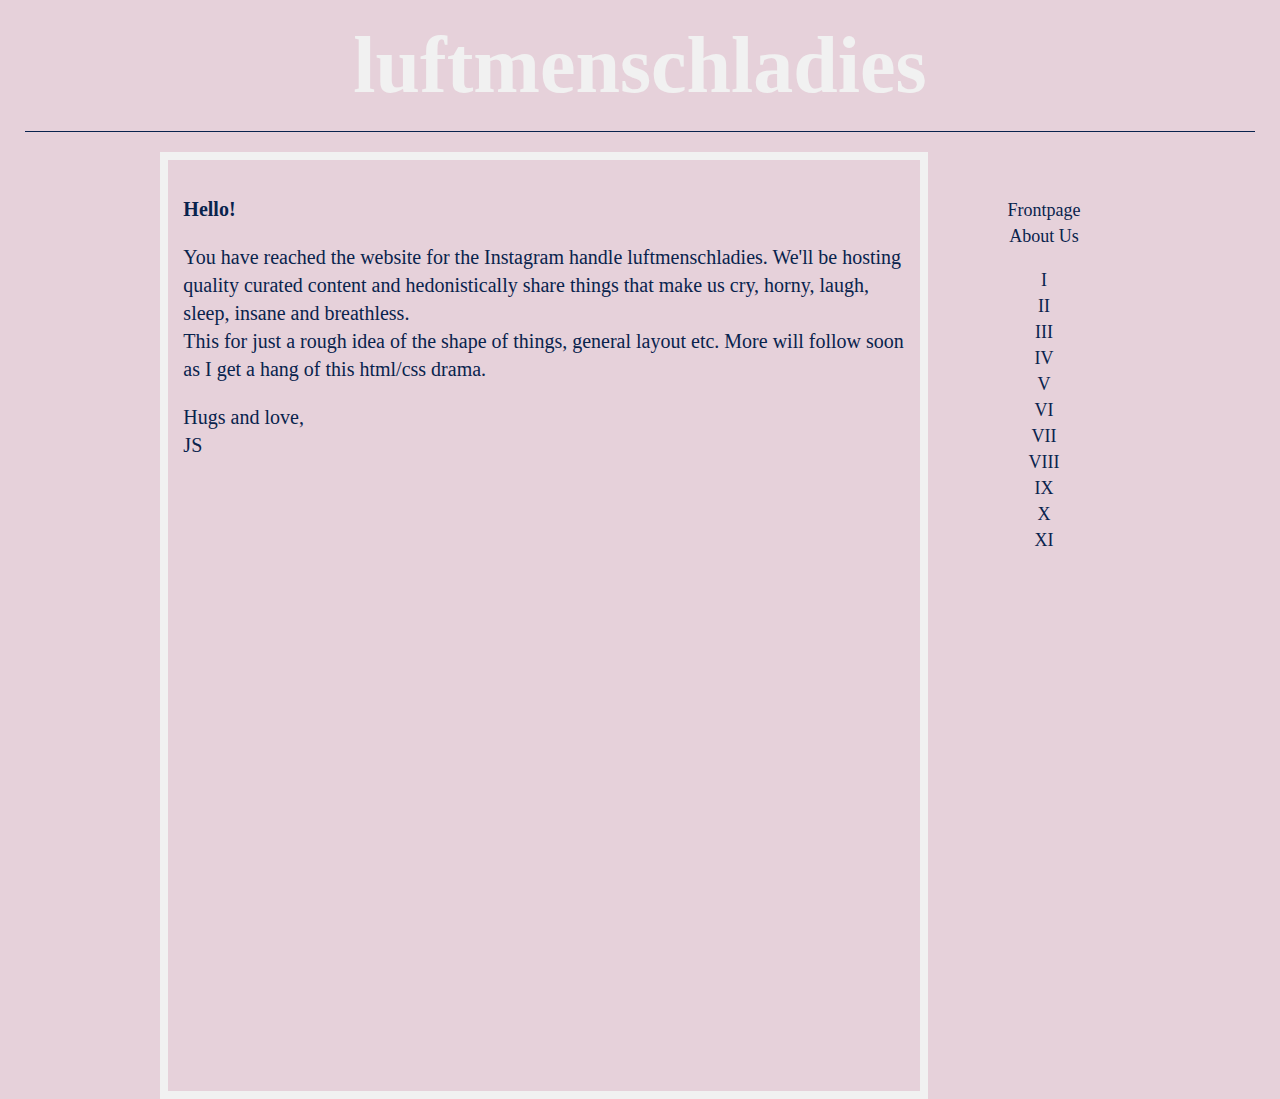
<file: index.html>
<!DOCTYPE html>
<html>

<head>
	<link rel="icon" href="frontpage/favicon.ico" type="image/x-icon"/>
  	<link rel="shortcut icon" href="frontpage/favicon.ico" type="image/x-icon"/>
	<title>luftmenschladies</title> 
	<meta name="viewport" content="width=device-width, initial-scale=1">
	<link rel="stylesheet" href="frontpage/ishtyle.css">
</head>
	
<body>

	<div id="header">luftmenschladies </div>
	<hr /> 
	<div class="container">
    		<div class="postbox">
			<div class="posttext">
				<p><b>Hello!</b></p><p>You have reached the website for the Instagram handle luftmenschladies. We'll be hosting quality curated content and hedonistically share things that make us cry, horny, laugh, sleep, insane and breathless.<br>This for just a rough idea of the shape of things, general layout etc. More will follow soon as I get a hang of this html/css drama.</p><p> Hugs and love,<br>JS</p>	
			</div>
		</div>

		<div class="menu">
			<div class="menutext">
				<nav id="navMenu"></nav>
			</div>
		</div>
	</div>

	<script src="frontpage/ishcript.js"></script>
</body>
</html>
</file>
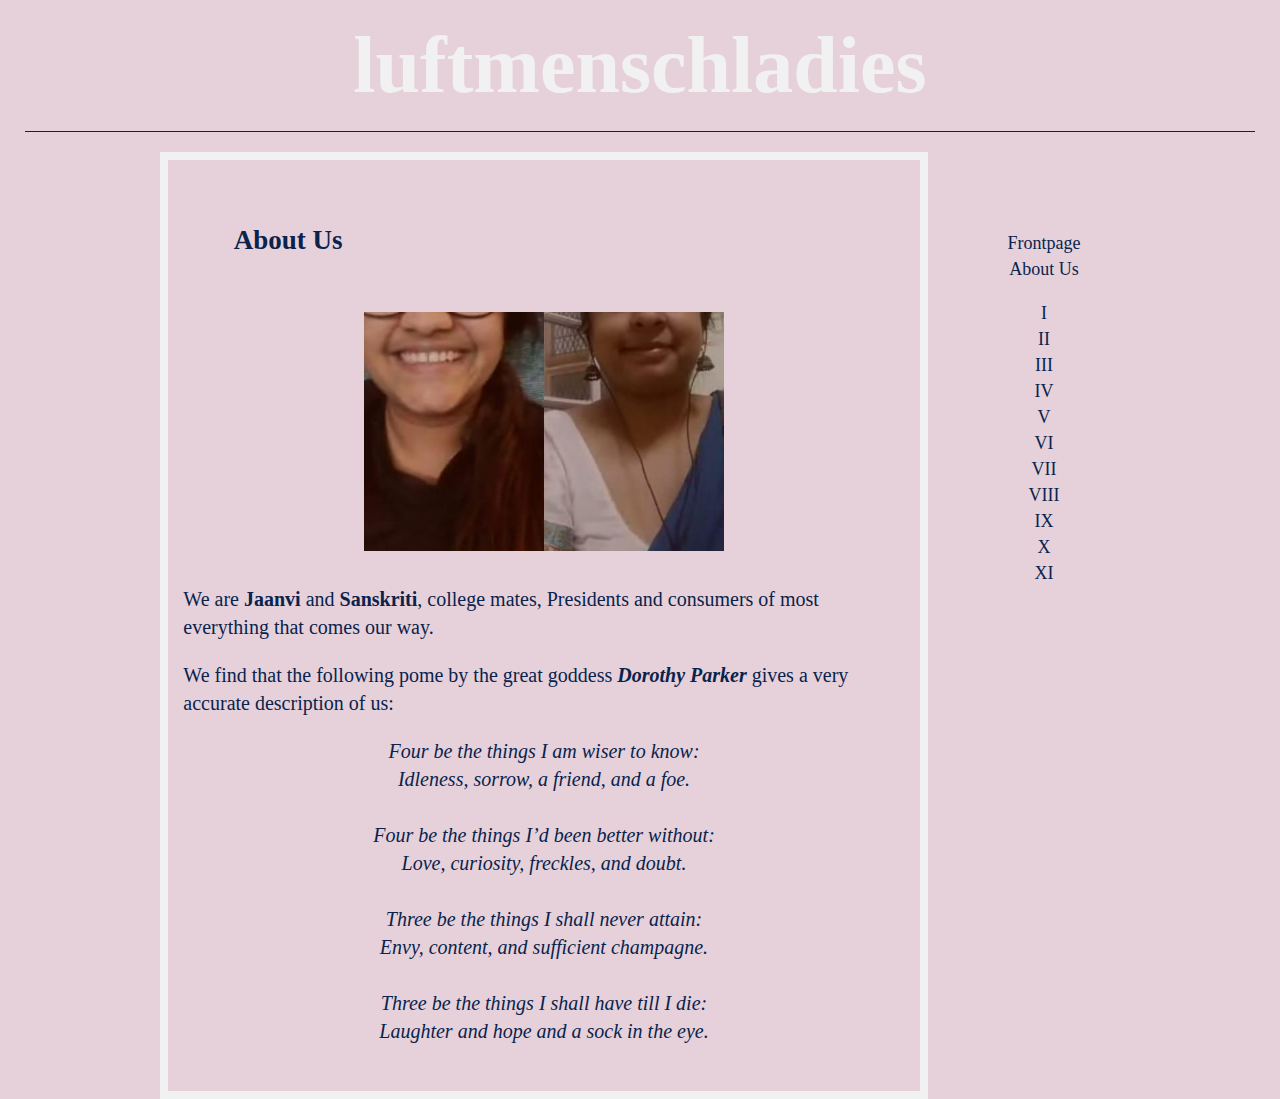
<file: about/about.html>
<!DOCTYPE html>
<html>

<head>
  	<link rel="icon" href="https://sanskritea.github.io/luftmenschladies/frontpage/favicon.ico" type="image/x-icon"/>
  	<link rel="shortcut icon" href="https://sanskritea.github.io/luftmenschladies/frontpage/favicon.ico" type="image/x-icon"/>
	
	<title>About Us</title>
  
	<meta name="viewport" content="width=device-width, initial-scale=1">

<link rel="stylesheet" href="https://sanskritea.github.io/luftmenschladies/frontpage/ishtyle.css">

</head>

<body>

<div id="header">luftmenschladies</div>
<hr />
<div class="container">
    	<div class="postbox">
		<div class="posttext">
			<div class="postheading">
				About Us
			</div>
			<div class="centbox">
				<img src="https://sanskritea.github.io/luftmenschladies/about/about.jpeg" width="50%" style="padding:1%">
			</div>
			<p>We are <b>Jaanvi</b> and <b>Sanskriti</b>, college mates, Presidents and consumers of most everything that comes our way.</p><p>We find that the following pome by the great goddess <b><i>Dorothy Parker</i></b> gives a very accurate description of us:</p>
			<div class="centbox">
				<p><i>Four be the things I am wiser to know:<br>Idleness, sorrow, a friend, and a foe.<br><br>Four be the things I’d been better without:<br>Love, curiosity, freckles, and doubt.<br><br>Three be the things I shall never attain:<br>Envy, content, and sufficient champagne.<br><br>Three be the things I shall have till I die:<br>Laughter and hope and a sock in the eye.</i></p>
			</div>			
		</div>
	</div>
			
			
	<div class="menu">
			<div class="menutext">
				<nav id="navMenu"></nav>
			</div>
	</div>
</div>

<script src="https://sanskritea.github.io/luftmenschladies/frontpage/ishcript.js">
</script>

</body>
</html>
</file>
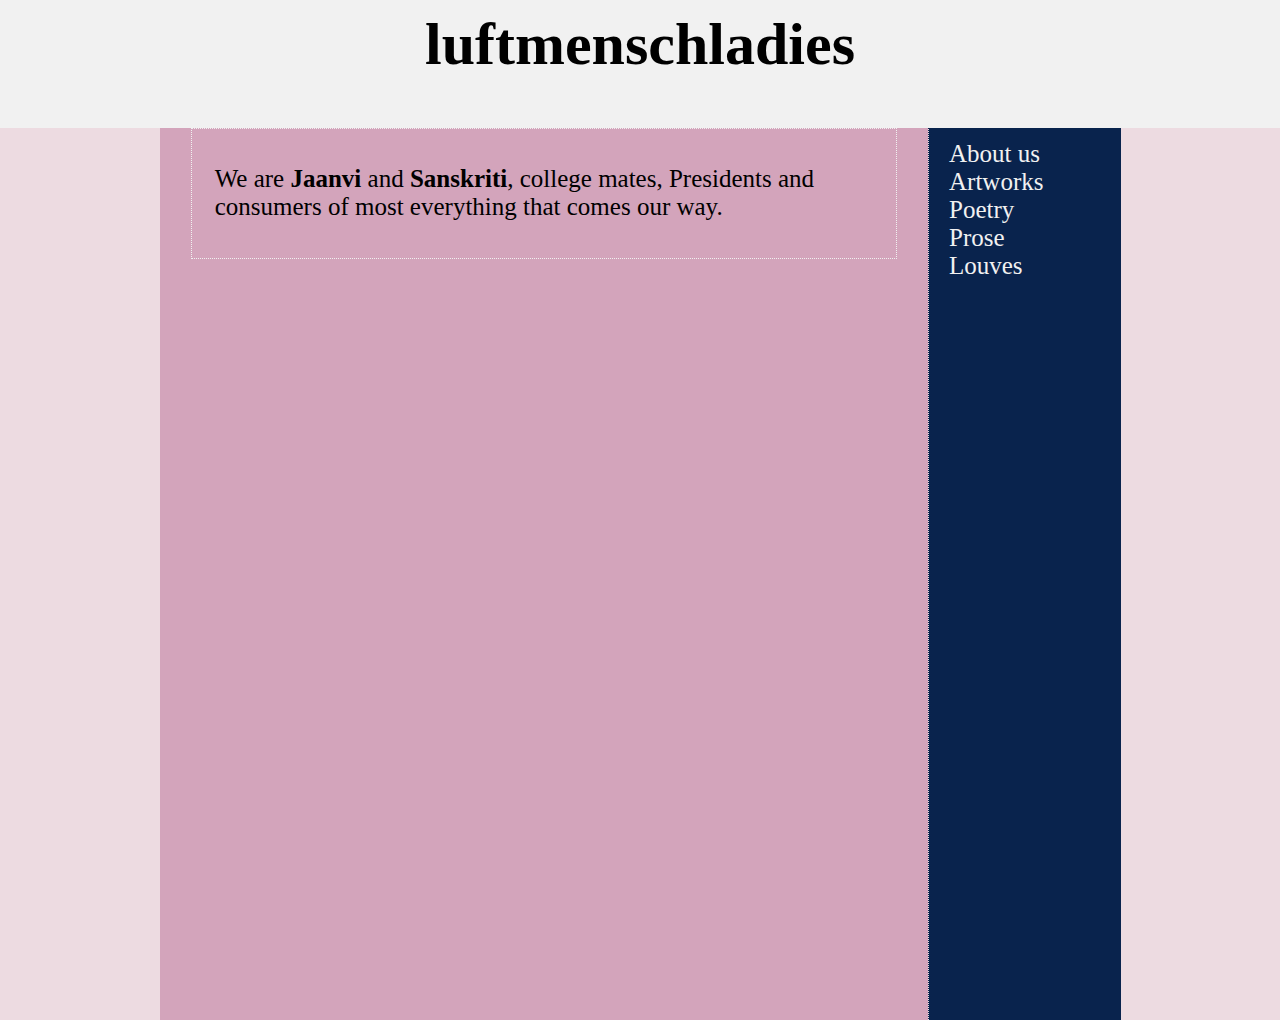
<file: frontpage/about.html>
<!DOCTYPE html>
<html>

<head>
  <link rel="icon" href="favicon.ico" type="image/x-icon"/>
  <link rel="shortcut icon" href="favicon.ico" type="image/x-icon"/>
	<title>luftmenschladies</title>
  
<meta name="viewport" content="width=device-width, initial-scale=1">
<style>

html {
    height: 100vh;
}

body { 
  margin: 0;
  background-color: #eddbe1;
  font-family: "Gabriola";
  height: 100vh;
  color: black;
}

#header {
  background-color: #f1f1f1;
  color: black;
  text-align: center;
  font-size: 60px; 
  font-weight: bold;
  position: fixed;
  top: 0;
  z-index:2;
  width: 100%;
  height: 12%;
  transition: 0.2s;
  font-family: "Ink Free";
  padding-top:10px;
  padding-bottom:10px;
}

div.matter {
	margin: auto;
	height: 100vh;
    width: 75%;
    left: 0;
    position: relative;
    background-color: white;
    }
    
div.content {
    background-color: #d3a4bb;
    height: 100vh;
    width: 80%;
    left: 0;
    position:relative;
    padding-top: 120px;
    z-index:1;
    }

div.text {
    margin-top:1%;
    margin-left:4%;
    margin-right:4%;
    padding:1.5% 3% 1.5% 3%;
	font-family: "Gabriola";
    font-size: 25px;
    border-style: dotted;
    border-color: #f1f1f1;
    border-width: 1px;
	
    }

div.sidepanel {
  background-color: #09234d;
  height: 100vh;
  width:20%;
  left:80%;
  position:absolute;
  padding-top: 120px;
  z-index: 0;
  font-family: "Gabriola";
  overflow-x: hidden;
  border-left-style: dotted;
  border-left-width:1px ;
  border-left-color: #eddbe1 ;
}
    
div.sidehead{ 
  color: #f1f1f1;
  
  font-size:25px;
  padding:20px;
  float:left;
  width:auto;
  font-family: "Gabriola";
  
  display:block;
}


</style>
</head>
<body>
	
<div id="header">luftmenschladies</div>
	
<!-- Sidebar -->
<div class="matter">
<div class="sidepanel"> 
	<div class="sidehead">
		About us<br>
		Artworks<br>
		Poetry<br>
		Prose<br>
		Louves<br>
	</div>
</div>

<!-- Post -->
<div class="content">
	<div class="text">
  		<p>We are <b>Jaanvi</b> and <b>Sanskriti</b>, college mates, Presidents and consumers of most everything that comes our way. 
      </p>
	</div>
</div>
	
</div>

<script>
// When the user scrolls down 50px from the top of the document, resize the header's font size
window.onscroll = function() {scrollFunction()};

function scrollFunction() {
  if (document.body.scrollTop > 30 || document.documentElement.scrollTop > 30) {
    document.getElementById("header").style.fontSize = "30px";
    document.getElementById("header").style.height = "6%";
  } else {
    document.getElementById("header").style.fontSize = "60px";
    document.getElementById("header").style.height = "12%";
  }
}
</script>

</body>
</html>
</file>
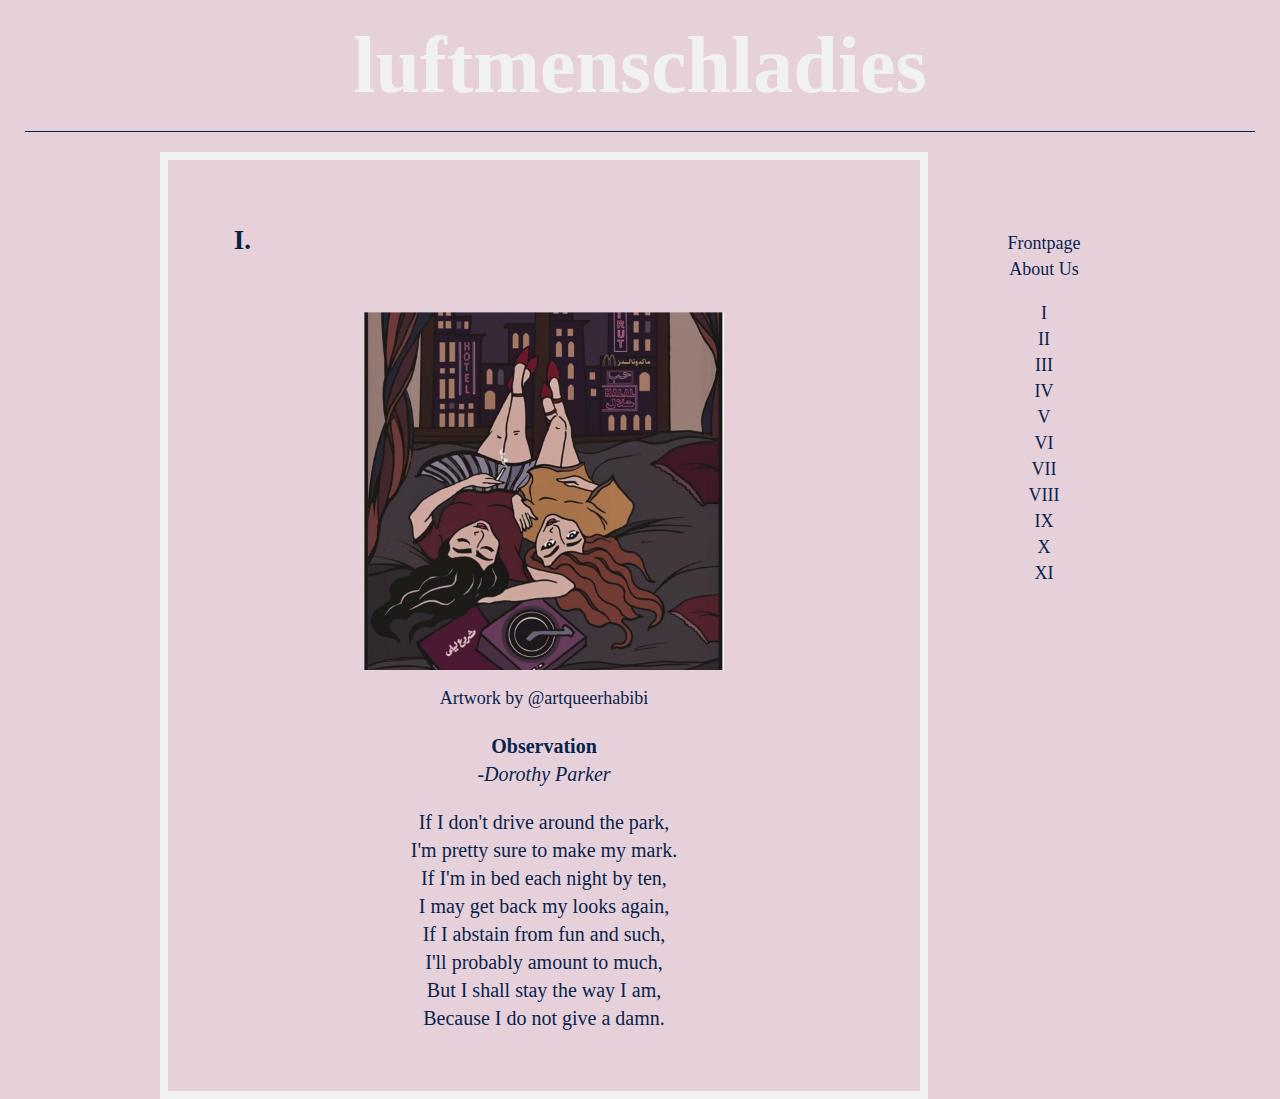
<file: posts/1/1.html>
<!DOCTYPE html>
<html>

<head>
  	<link rel="icon" href="https://sanskritea.github.io/luftmenschladies/frontpage/favicon.ico" type="image/x-icon"/>
  	<link rel="shortcut icon" href="https://sanskritea.github.io/luftmenschladies/frontpage/favicon.ico" type="image/x-icon"/>
	
	<title>I</title>
  
	<meta name="viewport" content="width=device-width, initial-scale=1">

<link rel="stylesheet" href="https://sanskritea.github.io/luftmenschladies/frontpage/ishtyle.css">

</head>

<body>

<div id="header">luftmenschladies</div>
<hr />
<div class="container">
    	<div class="postbox">
			<div class="posttext">
				<div class="postheading">
					I.
				</div>
				<div class="centbox">
					<img src="https://sanskritea.github.io/luftmenschladies/posts/1/1.jpeg" width="50%" style="padding:1%">
					<div class="caption">
						Artwork by <a href="https://www.instagram.com/artqueerhabibi/">@artqueerhabibi</a>
					</div>
				</div>
				<div class="centbox">
					<p>
						<b>Observation</b><br>
						<i>-Dorothy Parker</i>
					</p>
					</p>
						If I don't drive around the park,<br>I'm pretty sure to make my mark.<br>If I'm in bed each night by ten,<br>I may get back my looks again,<br>If I abstain from fun and such,<br>I'll probably amount to much,<br>But I shall stay the way I am,<br>Because I do not give a damn.
					</p>
				</div>
			</div>
	</div>
			
			
	<div class="menu">
		<div class="menutext">	
			<nav id="navMenu"></nav>
		</div>
	</div>
</div>

<script src="https://sanskritea.github.io/luftmenschladies/frontpage/ishcript.js">
</script>

</body>
</html>
</file>
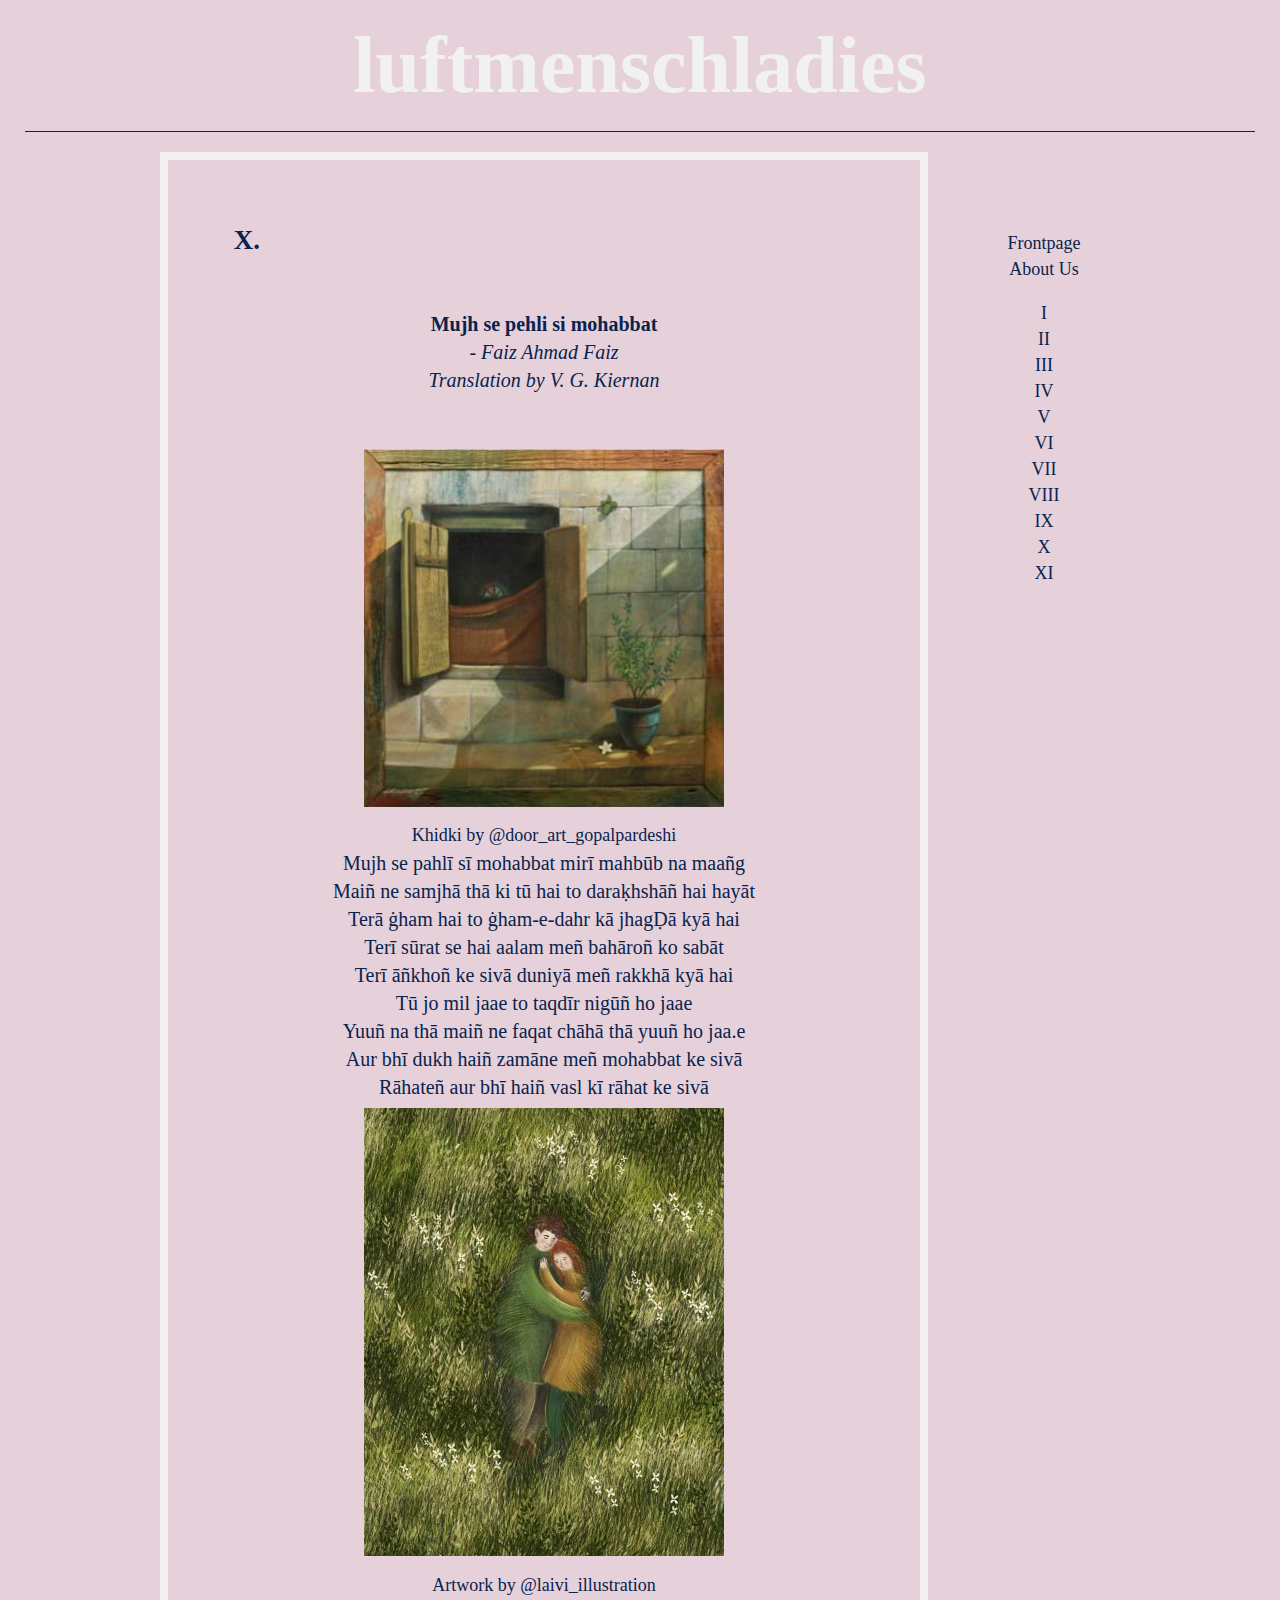
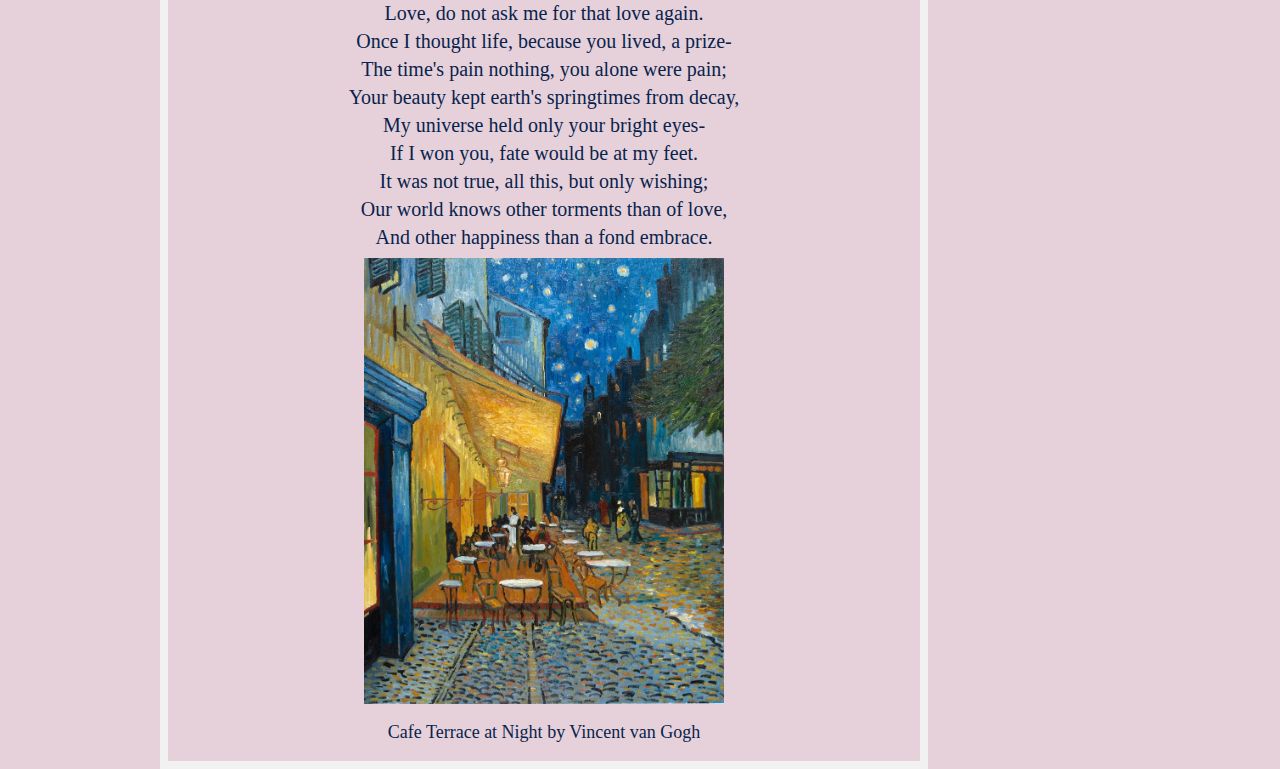
<file: posts/10/10.html>
<!DOCTYPE html>
<html>

<head>
  	<link rel="icon" href="https://sanskritea.github.io/luftmenschladies/frontpage/favicon.ico" type="image/x-icon"/>
  	<link rel="shortcut icon" href="https://sanskritea.github.io/luftmenschladies/frontpage/favicon.ico" type="image/x-icon"/>
	
	<title>X</title>
  
	<meta name="viewport" content="width=device-width, initial-scale=1">

<link rel="stylesheet" href="https://sanskritea.github.io/luftmenschladies/frontpage/ishtyle.css">

</head>

<body>

<div id="header">luftmenschladies</div>
<hr />
<div class="container">
    	<div class="postbox">
			<div class="posttext">
				<div class="postheading">
					X.
				</div>
				<!--div class="centbox">
					<img src="https://sanskritea.github.io/luftmenschladies/posts/6/6.jpg" width="50%" style="padding:1%">
					<div class="caption">
						Artwork by <a href="https://www.instagram.com/lluis_molina/">@lluis_molina</a>
					</div>
				</div-->
				<div class="centbox">
					<p>
						<b>Mujh se pehli si mohabbat</b><br>
						<i>- Faiz Ahmad Faiz <br> Translation by V. G. Kiernan</i>
					</p><br>
          <img src="https://sanskritea.github.io/luftmenschladies/posts/10/10-1.jpg" width="50%" style="padding:1%"><br>
          <div class="caption">
						Khidki by <a href="https://www.instagram.com/door_art_gopalpardeshi/">@door_art_gopalpardeshi</a>
					</div>
           Mujh se pahlī sī mohabbat mirī mahbūb na maañg<br>
Maiñ ne samjhā thā ki tū hai to daraḳhshāñ hai hayāt<br>
Terā ġham hai to ġham-e-dahr kā jhagḌā kyā hai<br>
Terī sūrat se hai aalam meñ bahāroñ ko sabāt<br>
Terī āñkhoñ ke sivā duniyā meñ rakkhā kyā hai<br>
Tū jo mil jaae to taqdīr nigūñ ho jaae<br>
Yuuñ na thā maiñ ne faqat chāhā thā yuuñ ho jaa.e<br>
Aur bhī dukh haiñ zamāne meñ mohabbat ke sivā<br>
Rāhateñ aur bhī haiñ vasl kī rāhat ke sivā<br>

	<img src="https://sanskritea.github.io/luftmenschladies/posts/10/10-2.jpg" width="50%" style="padding:1%"><br>
  <div class="caption">
						Artwork by <a href="https://www.instagram.com/laivi_illustration/">@laivi_illustration</a>
					</div>
  
Love, do not ask me for that love again. <br>
Once I thought life, because you lived, a prize-<br>
The time's pain nothing, you alone were pain; <br>
Your beauty kept earth's springtimes from decay, <br>
My universe held only your bright eyes-<br>
If I won you, fate would be at my feet. <br>
It was not true, all this, but only wishing;<br> 
Our world knows other torments than of love, <br>
And other happiness than a fond embrace. <br>

				
          				<img src="https://sanskritea.github.io/luftmenschladies/posts/10/10-3.jpg" width="50%" style="padding:1%"><br>
                    <div class="caption">
						Cafe Terrace at Night by Vincent van Gogh
					</div>
				</div>
			</div>
	</div>
			
			
	<div class="menu">
		<div class="menutext">	
			<nav id="navMenu"></nav>
		</div>
	</div>
</div>

<script src="https://sanskritea.github.io/luftmenschladies/frontpage/ishcript.js">
</script>

</body>
</html>
</file>
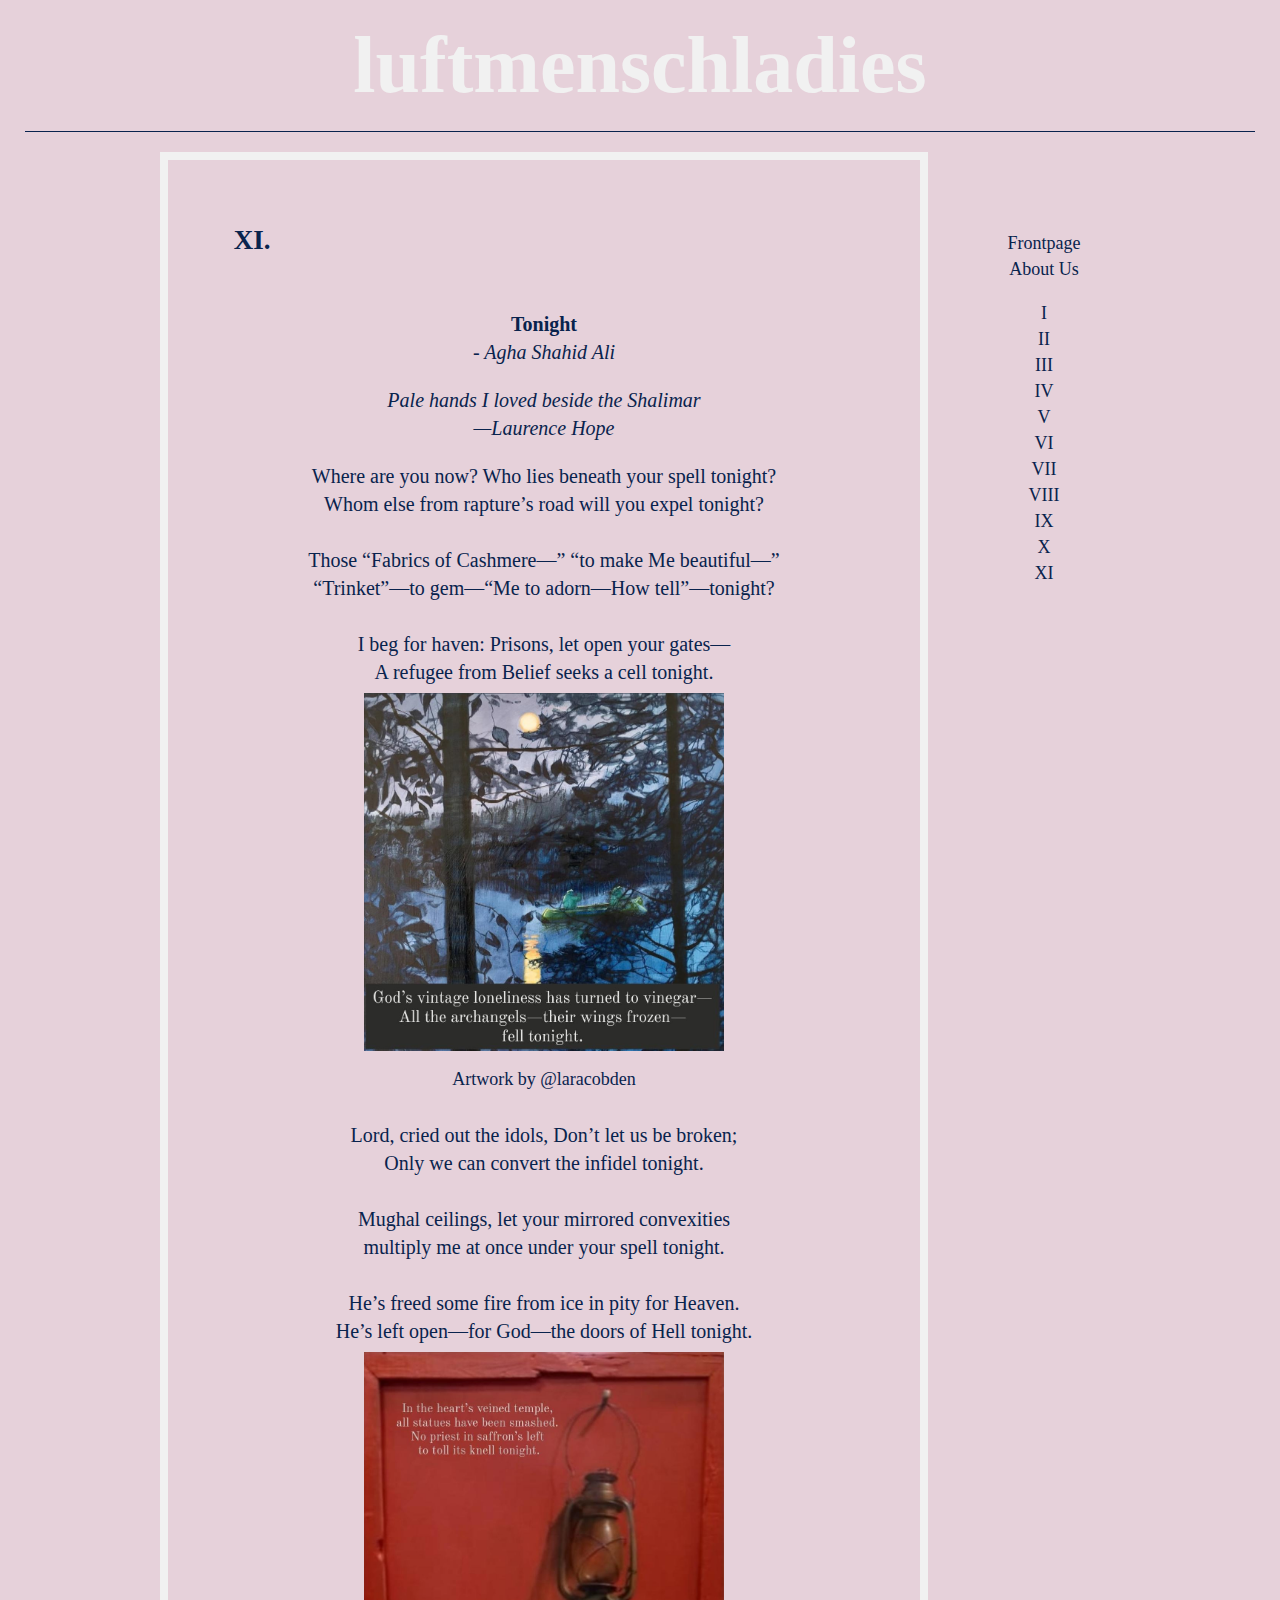
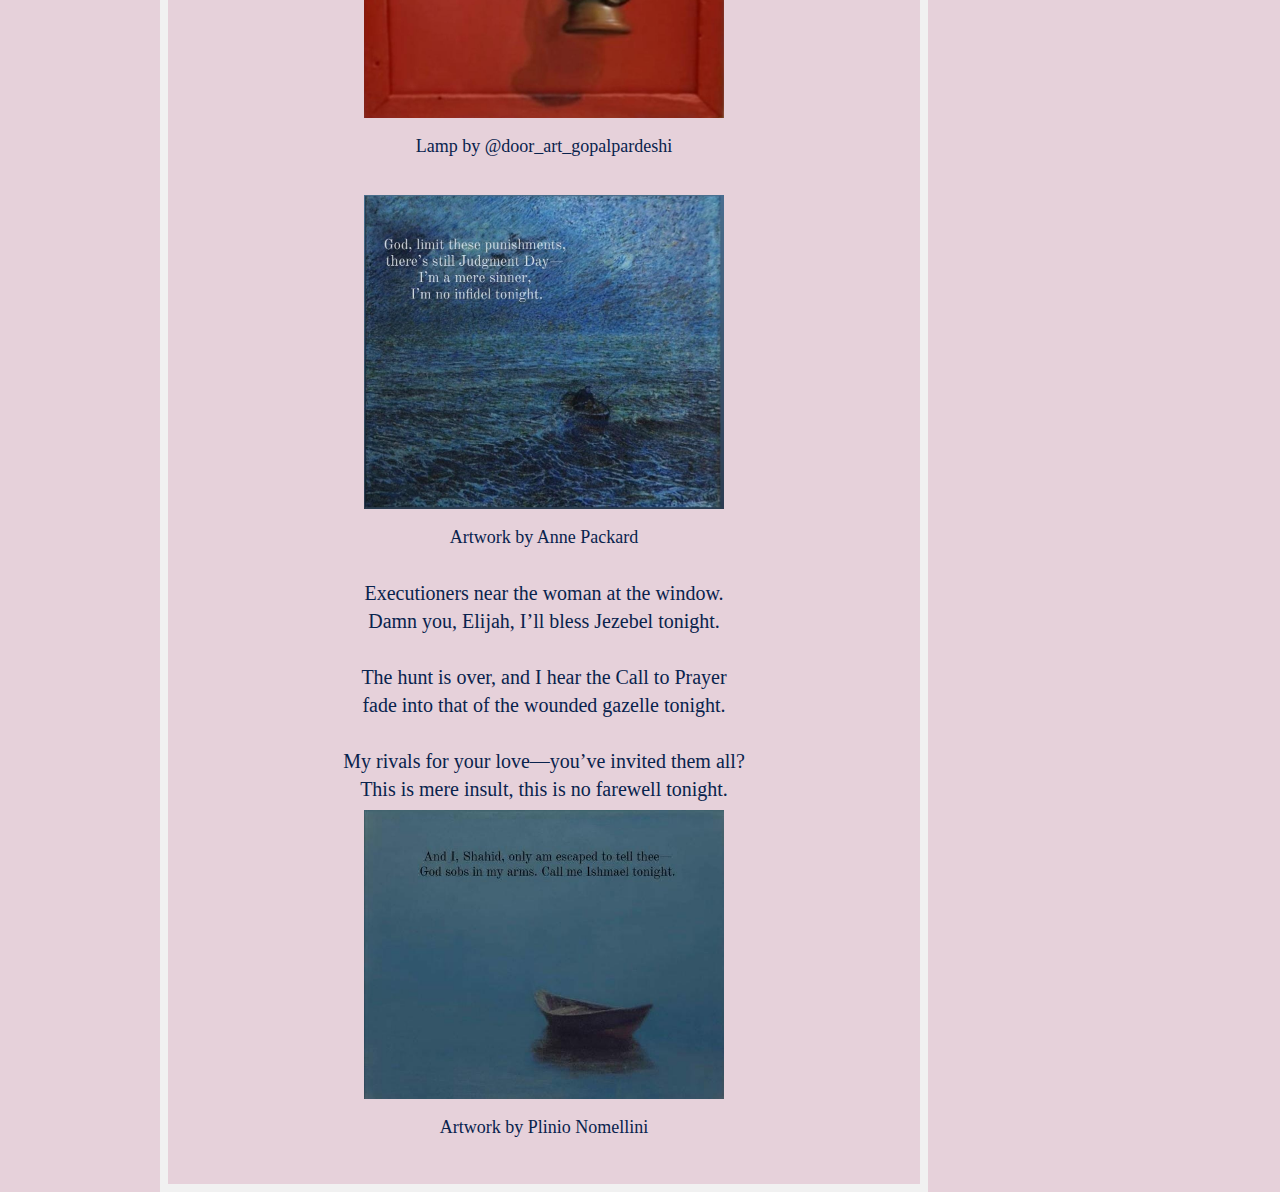
<file: posts/11/11.html>
<!DOCTYPE html>
<html>

<head>
  	<link rel="icon" href="https://sanskritea.github.io/luftmenschladies/frontpage/favicon.ico" type="image/x-icon"/>
  	<link rel="shortcut icon" href="https://sanskritea.github.io/luftmenschladies/frontpage/favicon.ico" type="image/x-icon"/>
	
	<title>XI</title>
  
	<meta name="viewport" content="width=device-width, initial-scale=1">

<link rel="stylesheet" href="https://sanskritea.github.io/luftmenschladies/frontpage/ishtyle.css">

</head>

<body>

<div id="header">luftmenschladies</div>
<hr />
<div class="container">
    	<div class="postbox">
			<div class="posttext">
				<div class="postheading">
					XI.
				</div>
				<!--div class="centbox">
					<img src="https://sanskritea.github.io/luftmenschladies/posts/6/6.jpg" width="50%" style="padding:1%">
					<div class="caption">
						Artwork by <a href="https://www.instagram.com/lluis_molina/">@lluis_molina</a>
					</div>
				</div-->
				<div class="centbox">
					<p>
						<b>Tonight</b><br>
						<i>- Agha Shahid Ali</i>
					</p>
          <p>
           <i>Pale hands I loved beside the Shalimar<br>
  	               	—Laurence Hope</i>
          </p>
Where are you now? Who lies beneath your spell tonight?<br>
Whom else from rapture’s road will you expel tonight?<br><br>
Those “Fabrics of Cashmere—” “to make Me beautiful—”<br>
“Trinket”—to gem—“Me to adorn—How tell”—tonight?<br><br>
I beg for haven: Prisons, let open your gates—<br>
A refugee from Belief seeks a cell tonight.<br>
					<img src="https://sanskritea.github.io/luftmenschladies/posts/11/11-1.jpg" width="50%" style="padding:1%">
          <div class="caption">
						Artwork by <a href="https://www.instagram.com/laracobden/">@laracobden</a>
					</div><br>
Lord, cried out the idols, Don’t let us be broken;<br>
Only we can convert the infidel tonight.<br><br>
Mughal ceilings, let your mirrored convexities<br>
multiply me at once under your spell tonight.<br><br>
He’s freed some fire from ice in pity for Heaven.<br>
He’s left open—for God—the doors of Hell tonight.<br>
        <img src="https://sanskritea.github.io/luftmenschladies/posts/11/11-2.jpg" width="50%" style="padding:1%">
          <div class="caption">
						Lamp by <a href="https://www.instagram.com/door_art_gopalpardeshi/">@door_art_gopalpardeshi</a>
					</div><br>
           <img src="https://sanskritea.github.io/luftmenschladies/posts/11/11-3.jpg" width="50%" style="padding:1%">
          <div class="caption">
						Artwork by <a href="http://www.packardgallery.com/paintings.html">Anne Packard</a>
					</div><br>
Executioners near the woman at the window.<br>
Damn you, Elijah, I’ll bless Jezebel tonight.<br><br>
The hunt is over, and I hear the Call to Prayer<br>
fade into that of the wounded gazelle tonight.<br><br>
My rivals for your love—you’ve invited them all?<br>
This is mere insult, this is no farewell tonight.<br>
 <img src="https://sanskritea.github.io/luftmenschladies/posts/11/11-4.jpg" width="50%" style="padding:1%">
          <div class="caption">
						Artwork by <a href="https://artsandculture.google.com/entity/plinio-nomellini/m0h7l221?hl=en">Plinio Nomellini</a>
					</div><br>
          
     
				</div>
			</div>
	</div>
			
			
	<div class="menu">
		<div class="menutext">	
			<nav id="navMenu"></nav>
		</div>
	</div>
</div>

<script src="https://sanskritea.github.io/luftmenschladies/frontpage/ishcript.js">
</script>

</body>
</html>
</file>
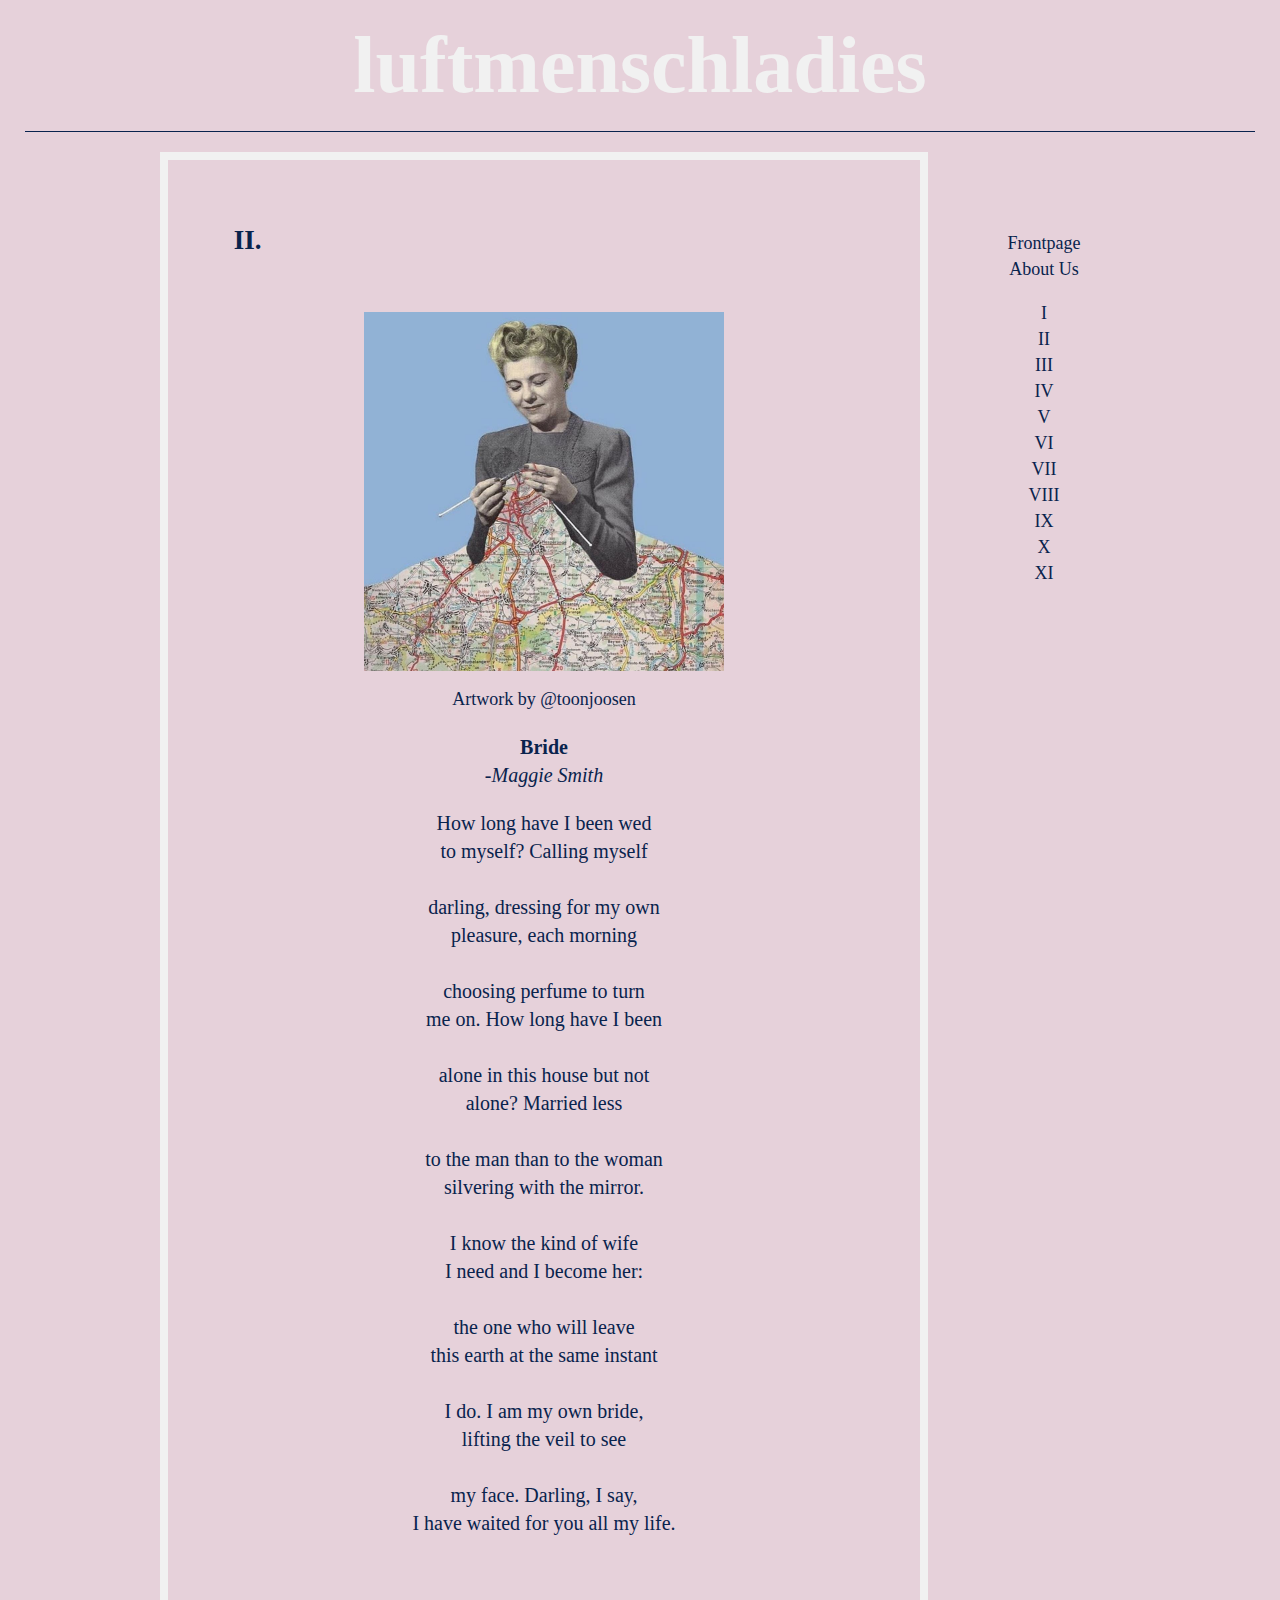
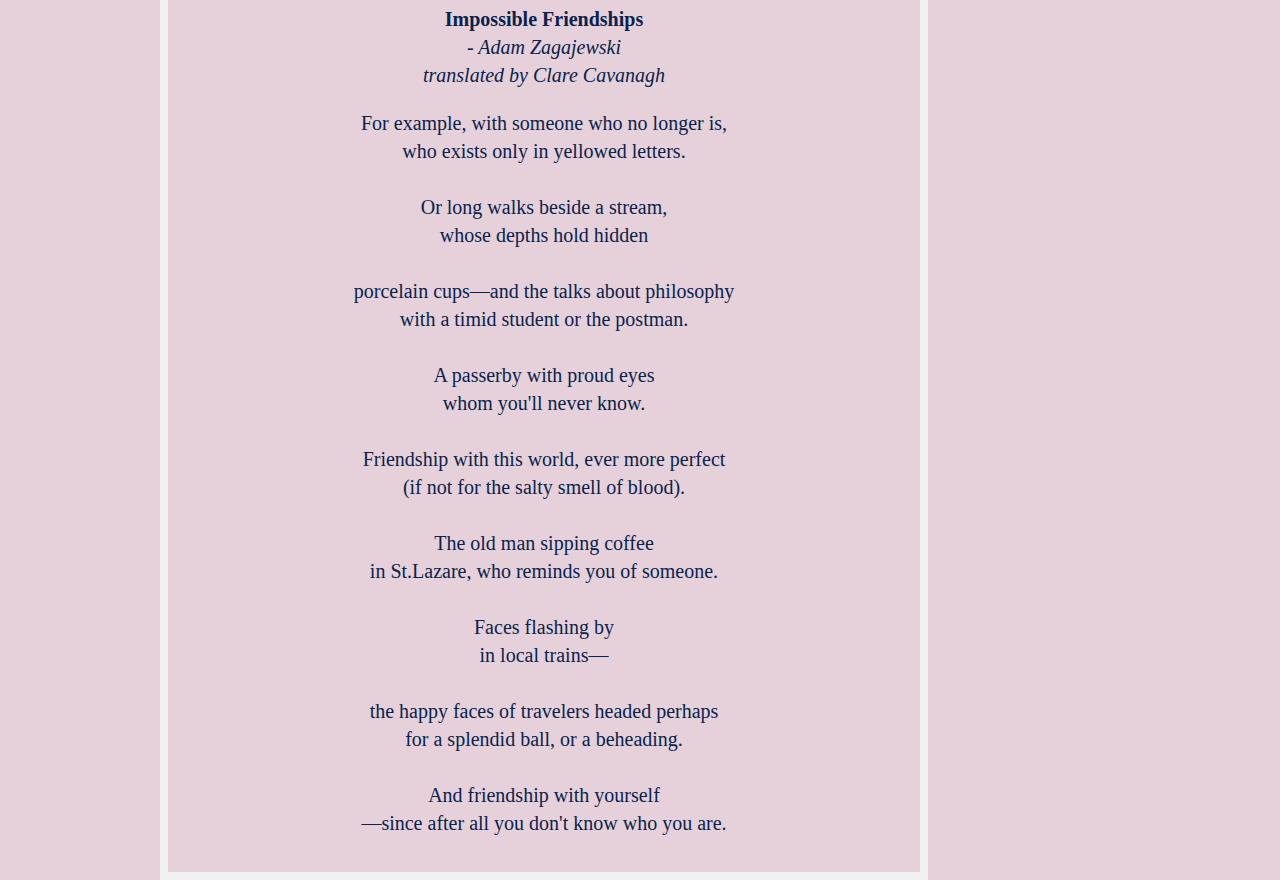
<file: posts/2/2.html>
<!DOCTYPE html>
<html>

<head>
  	<link rel="icon" href="https://sanskritea.github.io/luftmenschladies/frontpage/favicon.ico" type="image/x-icon"/>
  	<link rel="shortcut icon" href="https://sanskritea.github.io/luftmenschladies/frontpage/favicon.ico" type="image/x-icon"/>
	
	<title>II</title>
  
	<meta name="viewport" content="width=device-width, initial-scale=1">

<link rel="stylesheet" href="https://sanskritea.github.io/luftmenschladies/frontpage/ishtyle.css">

</head>

<body>

<div id="header">luftmenschladies</div>
<hr />
<div class="container">
    	<div class="postbox">
			<div class="posttext">
				<div class="postheading">
					II.
				</div>
				<div class="centbox">
					<img src="https://sanskritea.github.io/luftmenschladies/posts/2/2.jpg" width="50%" style="padding:1%">
					<div class="caption">
						Artwork by <a href="https://www.instagram.com/toonjoosen//">@toonjoosen</a>
					</div>	
					<p>
						<b>Bride</b><br>
						<i>-Maggie Smith</i>
					</p>
					<p>
            How long have I been wed<br>to myself? Calling myself<br><br>darling, dressing for my own<br>pleasure, each morning<br><br>choosing perfume to turn<br>me on. How long have I been<br><br>alone in this house but not<br>alone? Married less<br><br>to the man than to the woman<br>silvering with the mirror.<br><br>I know the kind of wife<br>I need and I become her:<br><br>the one who will leave<br>this earth at the same instant<br><br>I do. I am my own bride,<br>lifting the veil to see<br><br>my face. Darling, I say,<br>I have waited for you all my life.
					</p>
					<br>
        				<p>
						<b>Impossible Friendships</b><br>
						<i>- Adam Zagajewski<br>translated by Clare Cavanagh</i>
					</p>
					<p>
            For example, with someone who no longer is,<br>who exists only in yellowed letters.<br><br>
            Or long walks beside a stream,<br>whose depths hold hidden<br><br>
            porcelain cups—and the talks about philosophy<br>with a timid student or the postman.<br><br>
            A passerby with proud eyes<br>whom you'll never know.<br><br>
            Friendship with this world, ever more perfect<br>(if not for the salty smell of blood).<br><br>
            The old man sipping coffee<br>in St.Lazare, who reminds you of someone.<br><br>
            Faces flashing by<br>in local trains—<br><br>
            the happy faces of travelers headed perhaps<br>for a splendid ball, or a beheading.<br><br>
            And friendship with yourself<br>—since after all you don't know who you are.
					</p>
				</div>
			</div>
		</div>
			
			
	<div class="menu">
		<div class="menutext">	
			<nav id="navMenu"></nav>
		</div>
	</div>
</div>

<script src="https://sanskritea.github.io/luftmenschladies/frontpage/ishcript.js">
</script>

</body>
</html>
</file>
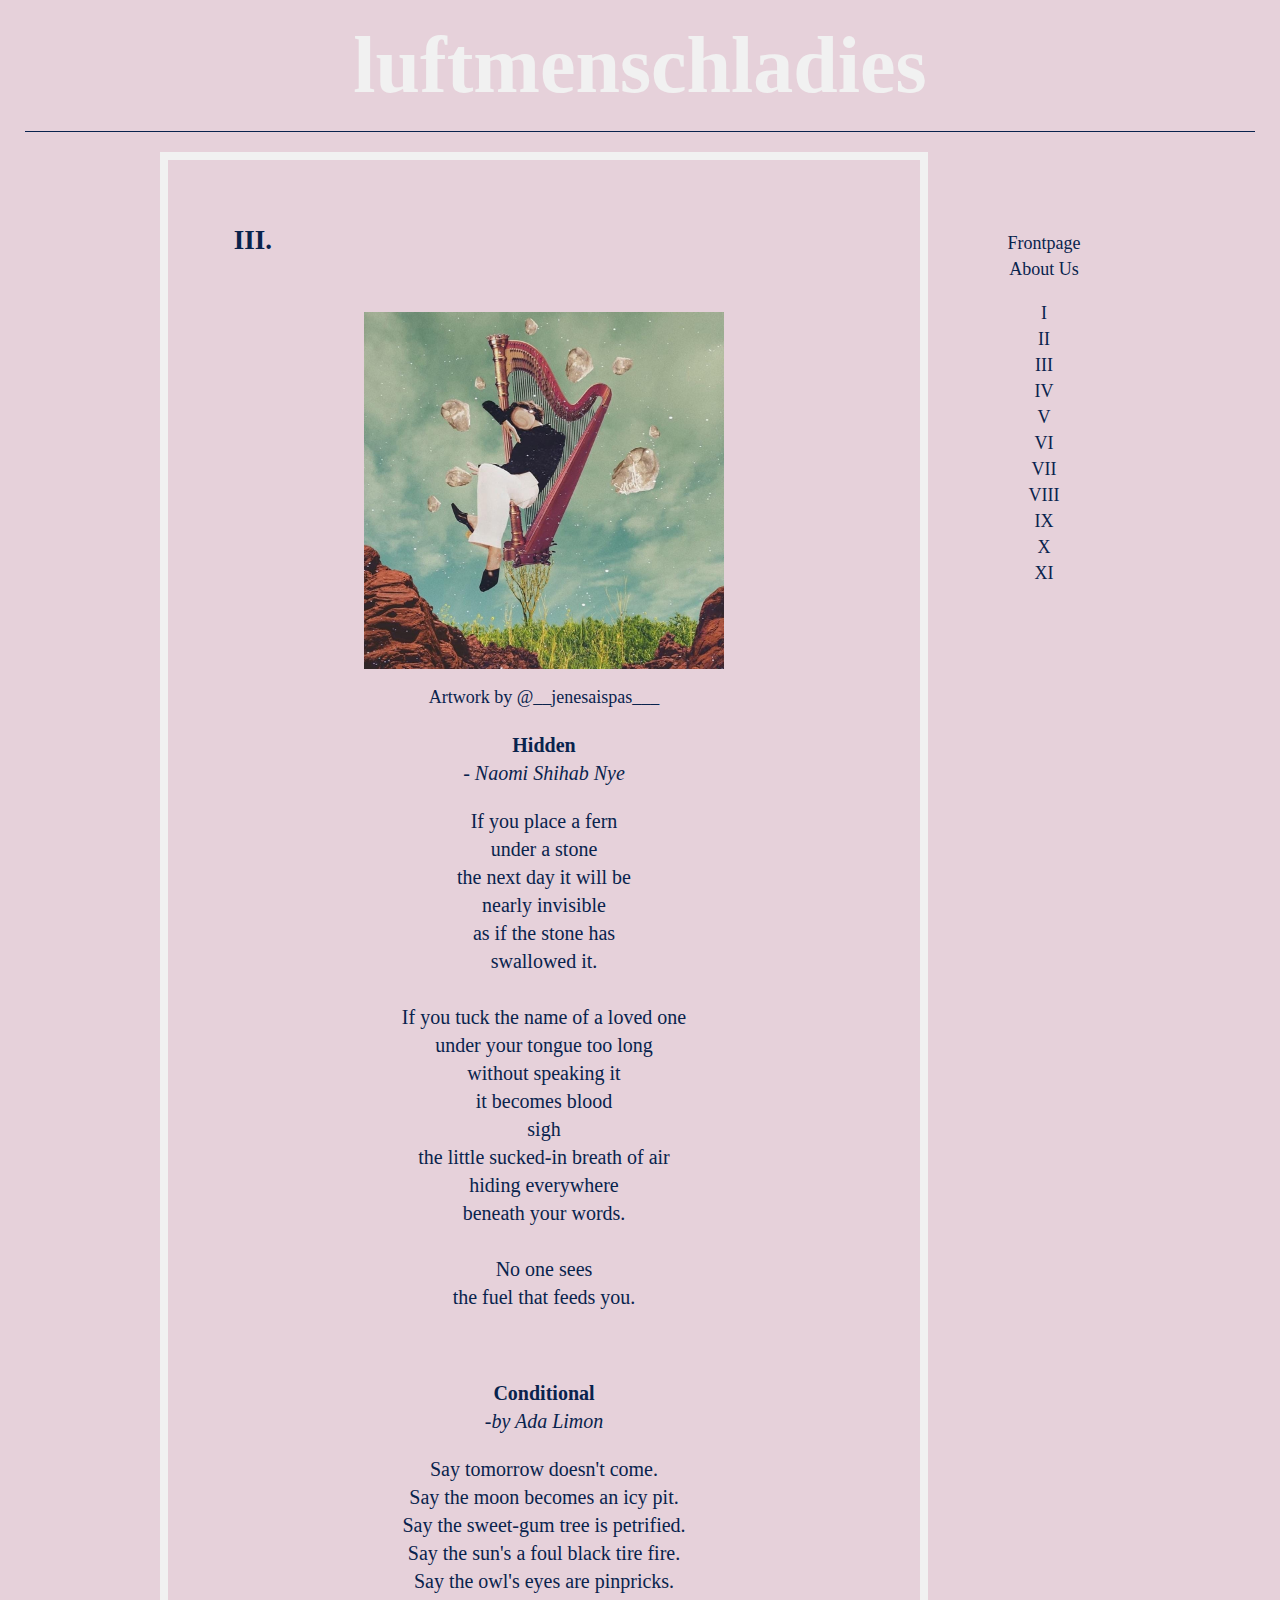
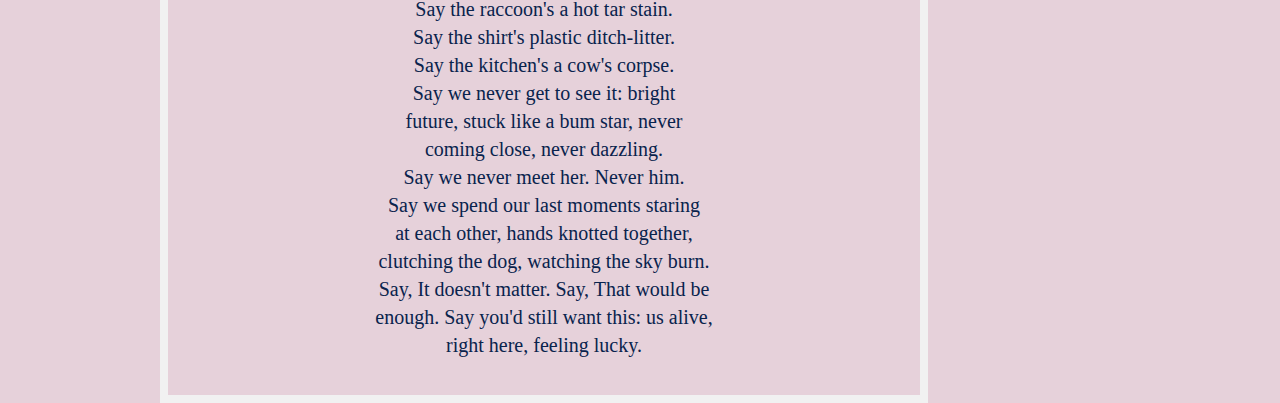
<file: posts/3/3.html>
<!DOCTYPE html>
<html>

<head>
  	<link rel="icon" href="https://sanskritea.github.io/luftmenschladies/frontpage/favicon.ico" type="image/x-icon"/>
  	<link rel="shortcut icon" href="https://sanskritea.github.io/luftmenschladies/frontpage/favicon.ico" type="image/x-icon"/>
	
	<title>III</title>
  
	<meta name="viewport" content="width=device-width, initial-scale=1">

<link rel="stylesheet" href="https://sanskritea.github.io/luftmenschladies/frontpage/ishtyle.css">

</head>

<body>

<div id="header">luftmenschladies</div>
<hr />
<div class="container">
    	<div class="postbox">
			<div class="posttext">
				<div class="postheading">
					III.
				</div>
				<div class="centbox">
					<img src="https://sanskritea.github.io/luftmenschladies/posts/3/3.jpg" width="50%" style="padding:1%">
					<div class="caption">
						Artwork by <a href="https://www.instagram.com/__jenesaispas___/">@__jenesaispas___</a>
					</div>	
					<p>
						<b>Hidden</b><br>
						<i>- Naomi Shihab Nye</i>
					</p>
					<p>If you place a fern<br>under a stone<br>the next day it will be<br>nearly invisible<br>as if the stone has<br>swallowed it.<br><br>If you tuck the name of a loved one<br>under your tongue too long<br>without speaking it<br>it becomes blood<br>sigh<br>the little sucked-in breath of air<br>hiding everywhere<br>beneath your words.<br><br>
No one sees<br>the fuel that feeds you.					
          </p>
					<br>
        				<p>
						<b>Conditional</b><br>
						<i>-by Ada Limon</i>
					</p>
					<p>
           Say tomorrow doesn't come.<br>
           Say the moon becomes an icy pit.<br>
           Say the sweet-gum tree is petrified.<br>
           Say the sun's a foul black tire fire.<br>
           Say the owl's eyes are pinpricks.<br>
           Say the raccoon's a hot tar stain.<br>
           Say the shirt's plastic ditch-litter.<br>
           Say the kitchen's a cow's corpse.<br>
Say we never get to see it: bright<br>
future, stuck like a bum star, never<br>
coming close, never dazzling.<br>
Say we never meet her. Never him.<br>
Say we spend our last moments staring<br>
at each other, hands knotted together,<br>
clutching the dog, watching the sky burn.<br>
Say, It doesn't matter. Say, That would be<br>
enough. Say you'd still want this: us alive,<br>
right here, feeling lucky.<br>
					</p>
				</div>
			</div>
		</div>
			
			
	<div class="menu">
		<div class="menutext">	
			<nav id="navMenu"></nav>
		</div>
	</div>
</div>

<script src="https://sanskritea.github.io/luftmenschladies/frontpage/ishcript.js">
</script>

</body>
</html>
</file>
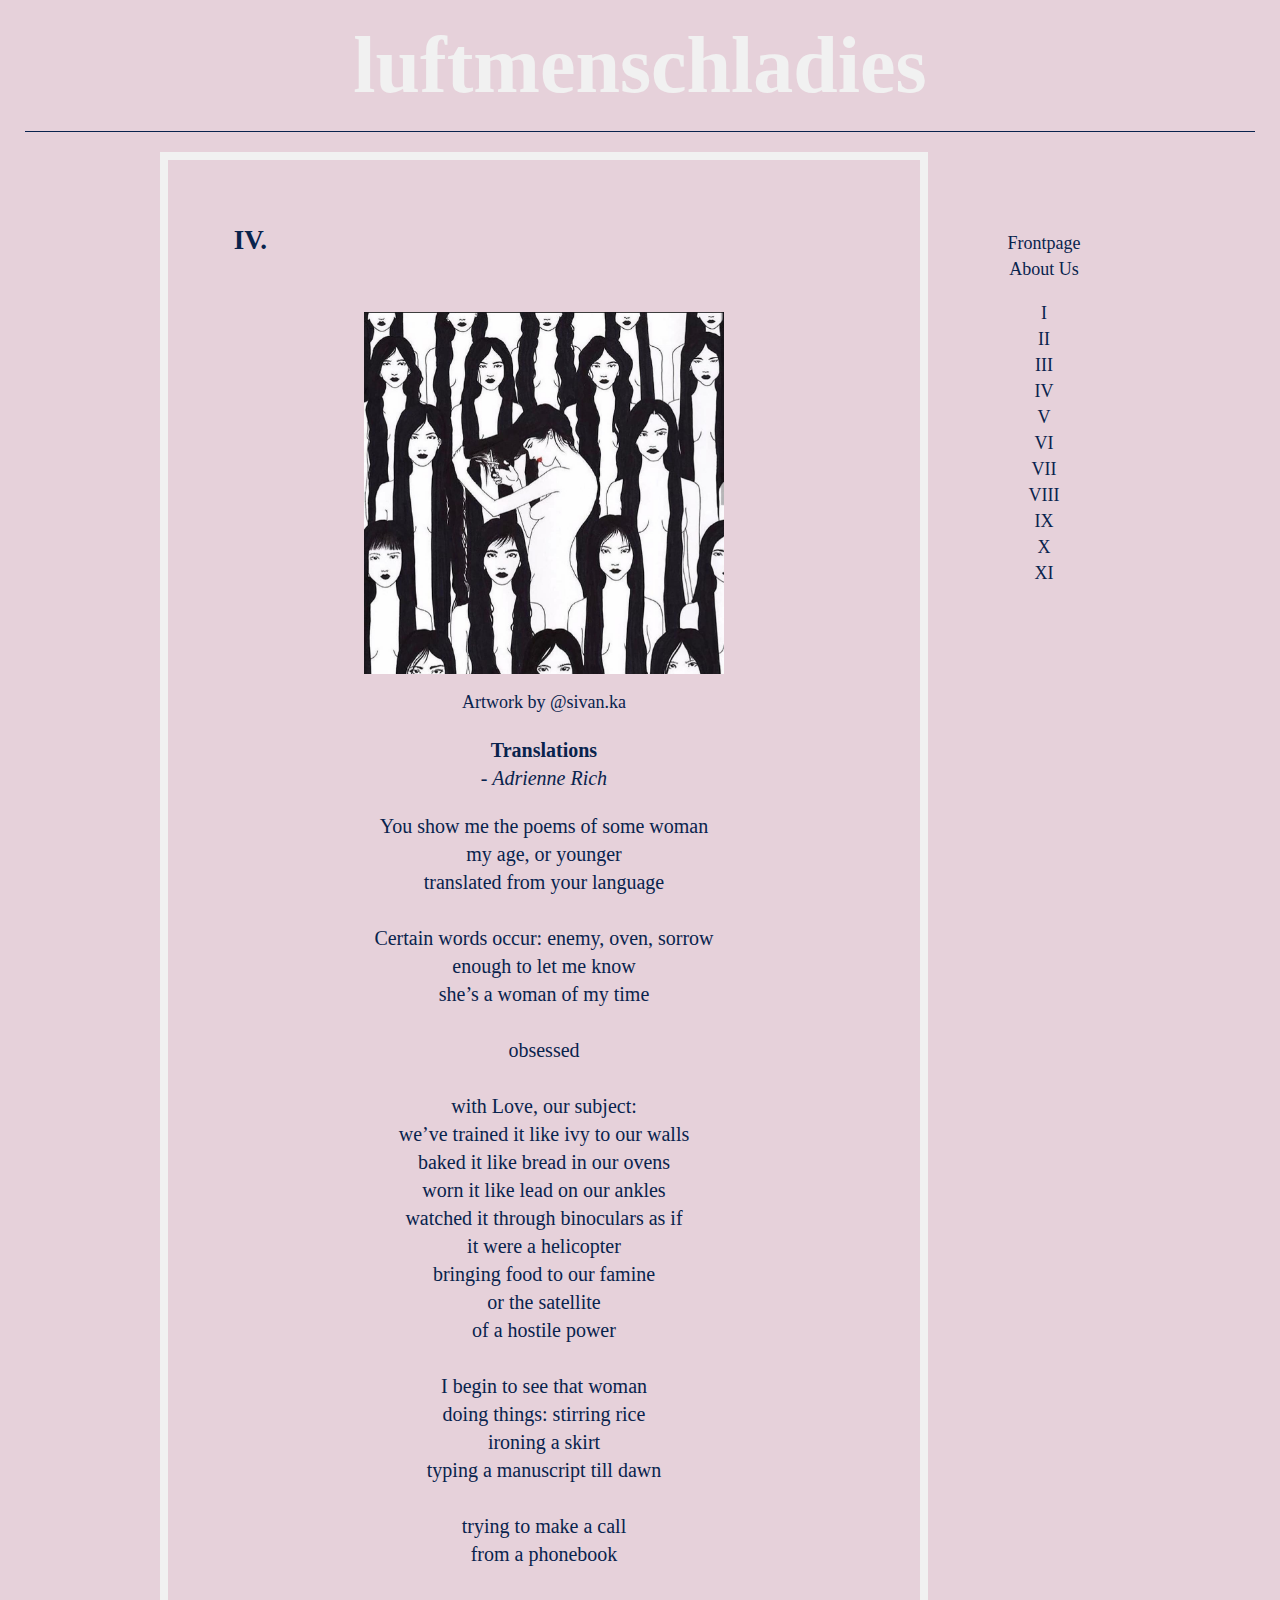
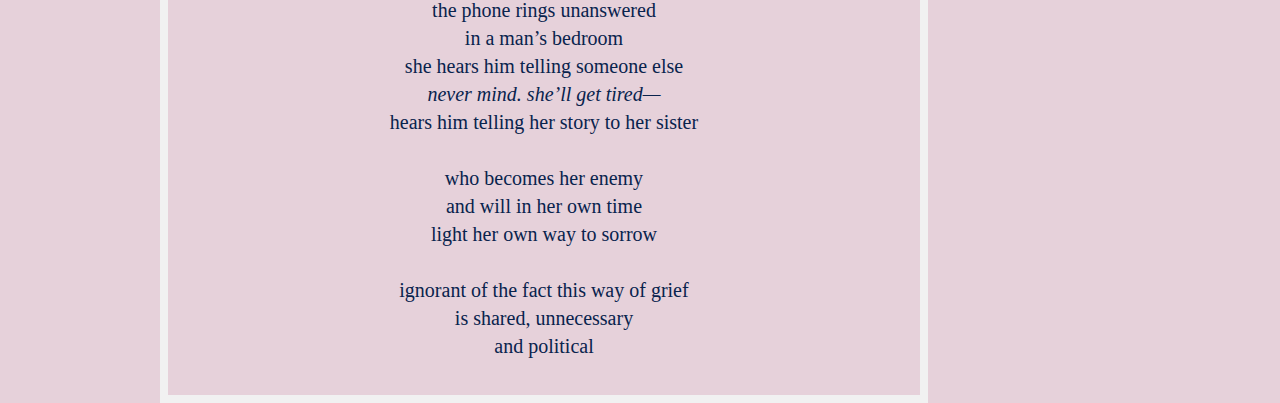
<file: posts/4/4.html>
<!DOCTYPE html>
<html>

<head>
  	<link rel="icon" href="https://sanskritea.github.io/luftmenschladies/frontpage/favicon.ico" type="image/x-icon"/>
  	<link rel="shortcut icon" href="https://sanskritea.github.io/luftmenschladies/frontpage/favicon.ico" type="image/x-icon"/>
	
	<title>IV</title>
  
	<meta name="viewport" content="width=device-width, initial-scale=1">

<link rel="stylesheet" href="https://sanskritea.github.io/luftmenschladies/frontpage/ishtyle.css">

</head>

<body>

<div id="header">luftmenschladies</div>
<hr />
<div class="container">
    	<div class="postbox">
			<div class="posttext">
				<div class="postheading">
					IV.
				</div>
				<div class="centbox">
					<img src="https://sanskritea.github.io/luftmenschladies/posts/4/4.jpg" width="50%" style="padding:1%">
					<div class="caption">
						Artwork by <a href="https://www.instagram.com/sivan.ka/">@sivan.ka</a>
					</div>
				</div>
				<div class="centbox">
					<p>
						<b>Translations</b><br>
						<i>- Adrienne Rich</i>
					</p>
					<p>
          You show me the poems of some woman<br>
my age, or younger<br>
translated from your language<br><br>
Certain words occur: enemy, oven, sorrow<br>
enough to let me know<br>
she’s a woman of my time<br><br>
obsessed<br><br>
with Love, our subject:<br>
we’ve trained it like ivy to our walls<br>
baked it like bread in our ovens<br>
worn it like lead on our ankles<br>
watched it through binoculars as if<br>
it were a helicopter<br>
bringing food to our famine<br>
or the satellite<br>
of a hostile power<br><br>
I begin to see that woman<br>
doing things: stirring rice<br>
ironing a skirt<br>
typing a manuscript till dawn<br><br>
trying to make a call<br>
from a phonebook<br><br>
the phone rings unanswered<br>
in a man’s bedroom<br>
she hears him telling someone else<br>
<i>never mind. she’ll get tired—</i><br>
hears him telling her story to her sister<br><br>
who becomes her enemy<br>
and will in her own time<br>
light her own way to sorrow<br><br>
ignorant of the fact this way of grief<br>
is shared, unnecessary<br>
and political
					</p>
				</div>
			</div>
	</div>
			
			
	<div class="menu">
		<div class="menutext">	
			<nav id="navMenu"></nav>
		</div>
	</div>
</div>

<script src="https://sanskritea.github.io/luftmenschladies/frontpage/ishcript.js">
</script>

</body>
</html>
</file>
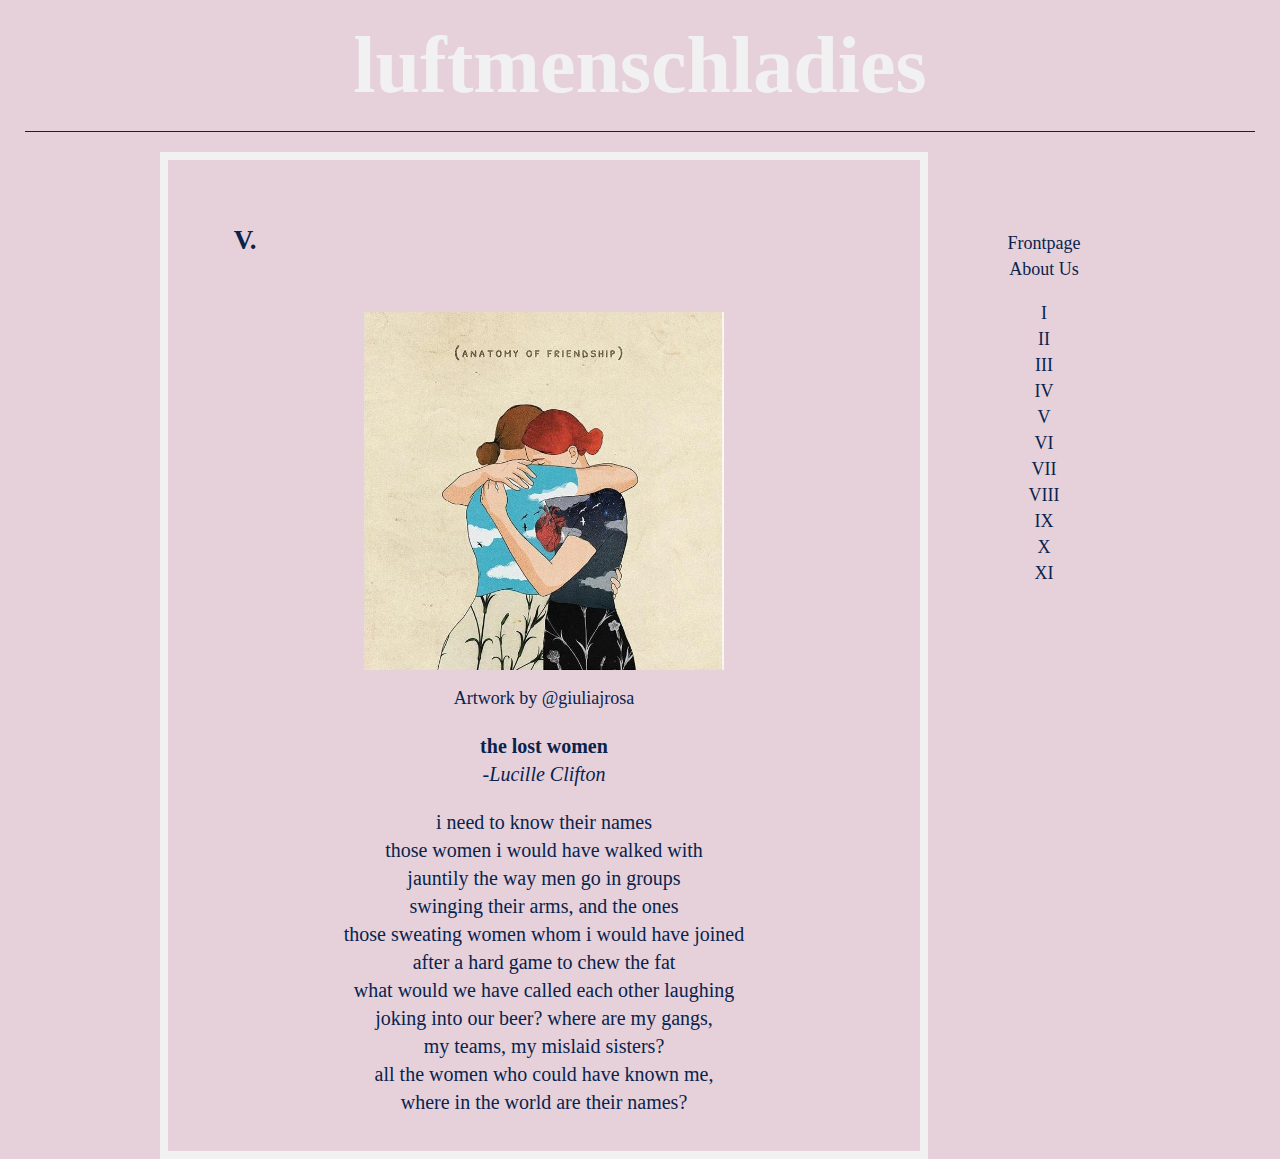
<file: posts/5/5.html>
<!DOCTYPE html>
<html>

<head>
  	<link rel="icon" href="https://sanskritea.github.io/luftmenschladies/frontpage/favicon.ico" type="image/x-icon"/>
  	<link rel="shortcut icon" href="https://sanskritea.github.io/luftmenschladies/frontpage/favicon.ico" type="image/x-icon"/>
	
	<title>V</title>
  
	<meta name="viewport" content="width=device-width, initial-scale=1">

<link rel="stylesheet" href="https://sanskritea.github.io/luftmenschladies/frontpage/ishtyle.css">

</head>

<body>

<div id="header">luftmenschladies</div>
<hr />
<div class="container">
    	<div class="postbox">
			<div class="posttext">
				<div class="postheading">
					V.
				</div>
				<div class="centbox">
					<img src="https://sanskritea.github.io/luftmenschladies/posts/5/5.jpg" width="50%" style="padding:1%">
					<div class="caption">
						Artwork by <a href="https://www.instagram.com/giuliajrosa/">@giuliajrosa</a>
					</div>
				</div>
				<div class="centbox">
					<p>
						<b>the lost women</b><br>
						<i>-Lucille Clifton</i>
					</p>
					<p>
i need to know their names<br>
those women i would have walked with<br>
jauntily the way men go in groups<br>
swinging their arms, and the ones<br>
those sweating women whom i would have joined<br>
after a hard game to chew the fat<br>
what would we have called each other laughing<br>
joking into our beer? where are my gangs,<br>
my teams, my mislaid sisters?<br>
all the women who could have known me,<br>
where in the world are their names?<br>
					</p>
				</div>
			</div>
	</div>
			
			
	<div class="menu">
		<div class="menutext">	
			<nav id="navMenu"></nav>
		</div>
	</div>
</div>

<script src="https://sanskritea.github.io/luftmenschladies/frontpage/ishcript.js">
</script>

</body>
</html>
</file>
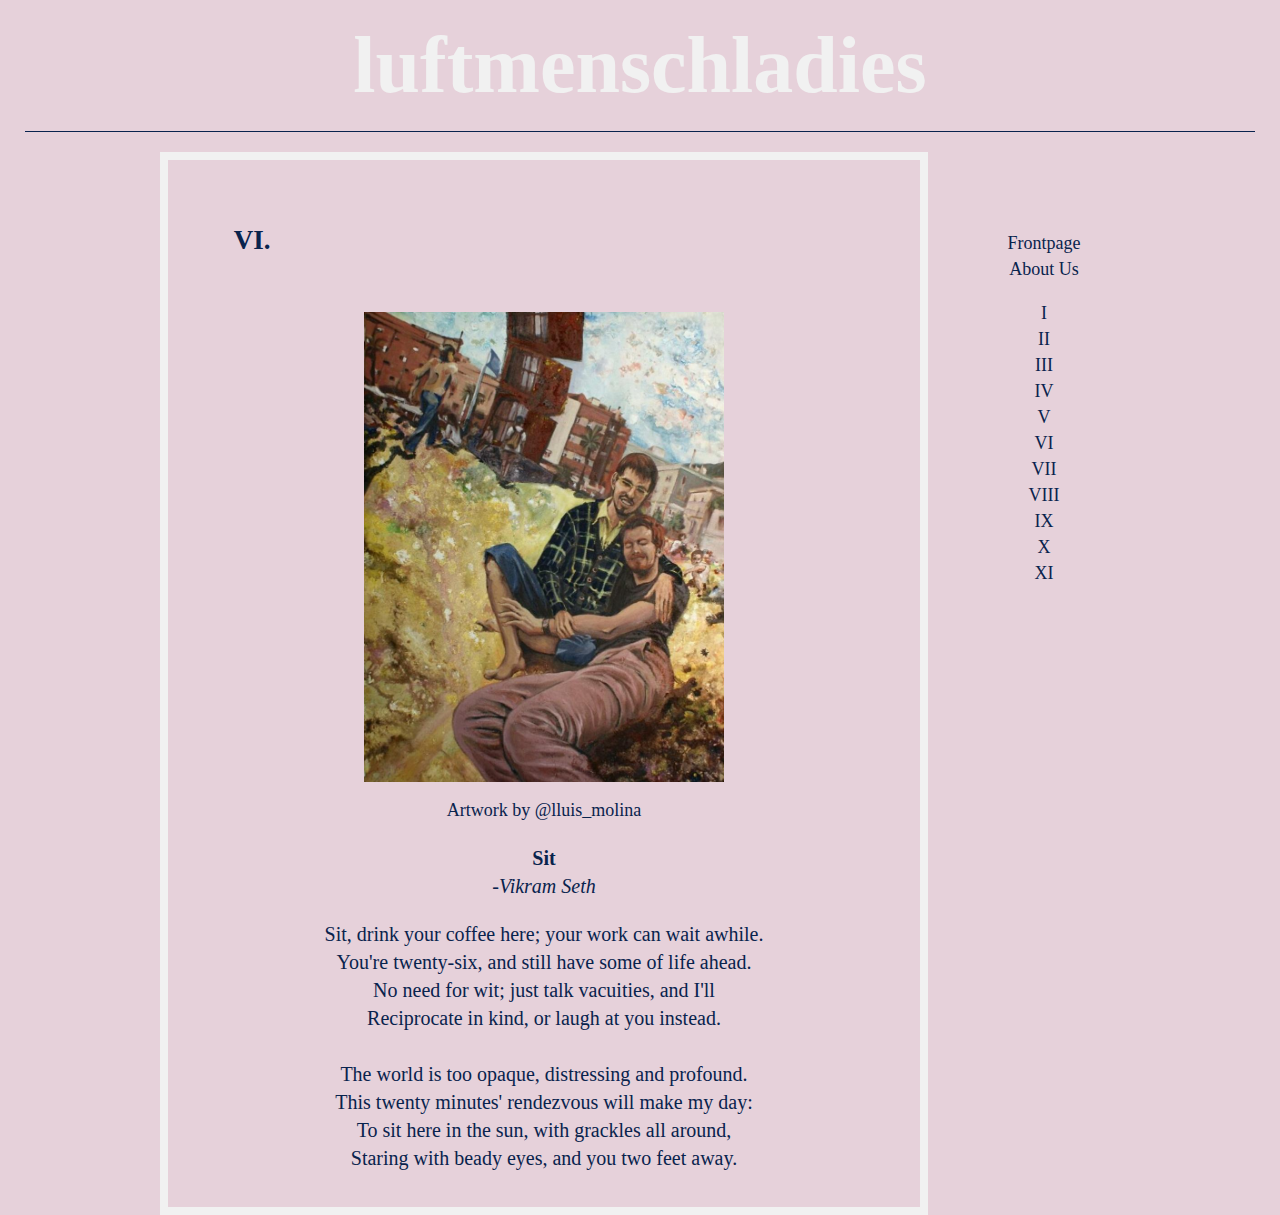
<file: posts/6/6.html>
<!DOCTYPE html>
<html>

<head>
  	<link rel="icon" href="https://sanskritea.github.io/luftmenschladies/frontpage/favicon.ico" type="image/x-icon"/>
  	<link rel="shortcut icon" href="https://sanskritea.github.io/luftmenschladies/frontpage/favicon.ico" type="image/x-icon"/>
	
	<title>VI</title>
  
	<meta name="viewport" content="width=device-width, initial-scale=1">

<link rel="stylesheet" href="https://sanskritea.github.io/luftmenschladies/frontpage/ishtyle.css">

</head>

<body>

<div id="header">luftmenschladies</div>
<hr />
<div class="container">
    	<div class="postbox">
			<div class="posttext">
				<div class="postheading">
					VI.
				</div>
				<div class="centbox">
					<img src="https://sanskritea.github.io/luftmenschladies/posts/6/6.jpg" width="50%" style="padding:1%">
					<div class="caption">
						Artwork by <a href="https://www.instagram.com/lluis_molina/">@lluis_molina</a>
					</div>
				</div>
				<div class="centbox">
					<p>
						<b>Sit</b><br>
						<i>-Vikram Seth</i>
					</p>
					<p>
Sit, drink your coffee here; your work can wait awhile.<br>
You're twenty-six, and still have some of life ahead.<br>
No need for wit; just talk vacuities, and I'll<br>
Reciprocate in kind, or laugh at you instead.<br><br>
The world is too opaque, distressing and profound.<br>
This twenty minutes' rendezvous will make my day:<br>
To sit here in the sun, with grackles all around,<br>
Staring with beady eyes, and you two feet away.<br>
					</p>
				</div>
			</div>
	</div>
			
			
	<div class="menu">
		<div class="menutext">	
			<nav id="navMenu"></nav>
		</div>
	</div>
</div>

<script src="https://sanskritea.github.io/luftmenschladies/frontpage/ishcript.js">
</script>

</body>
</html>
</file>
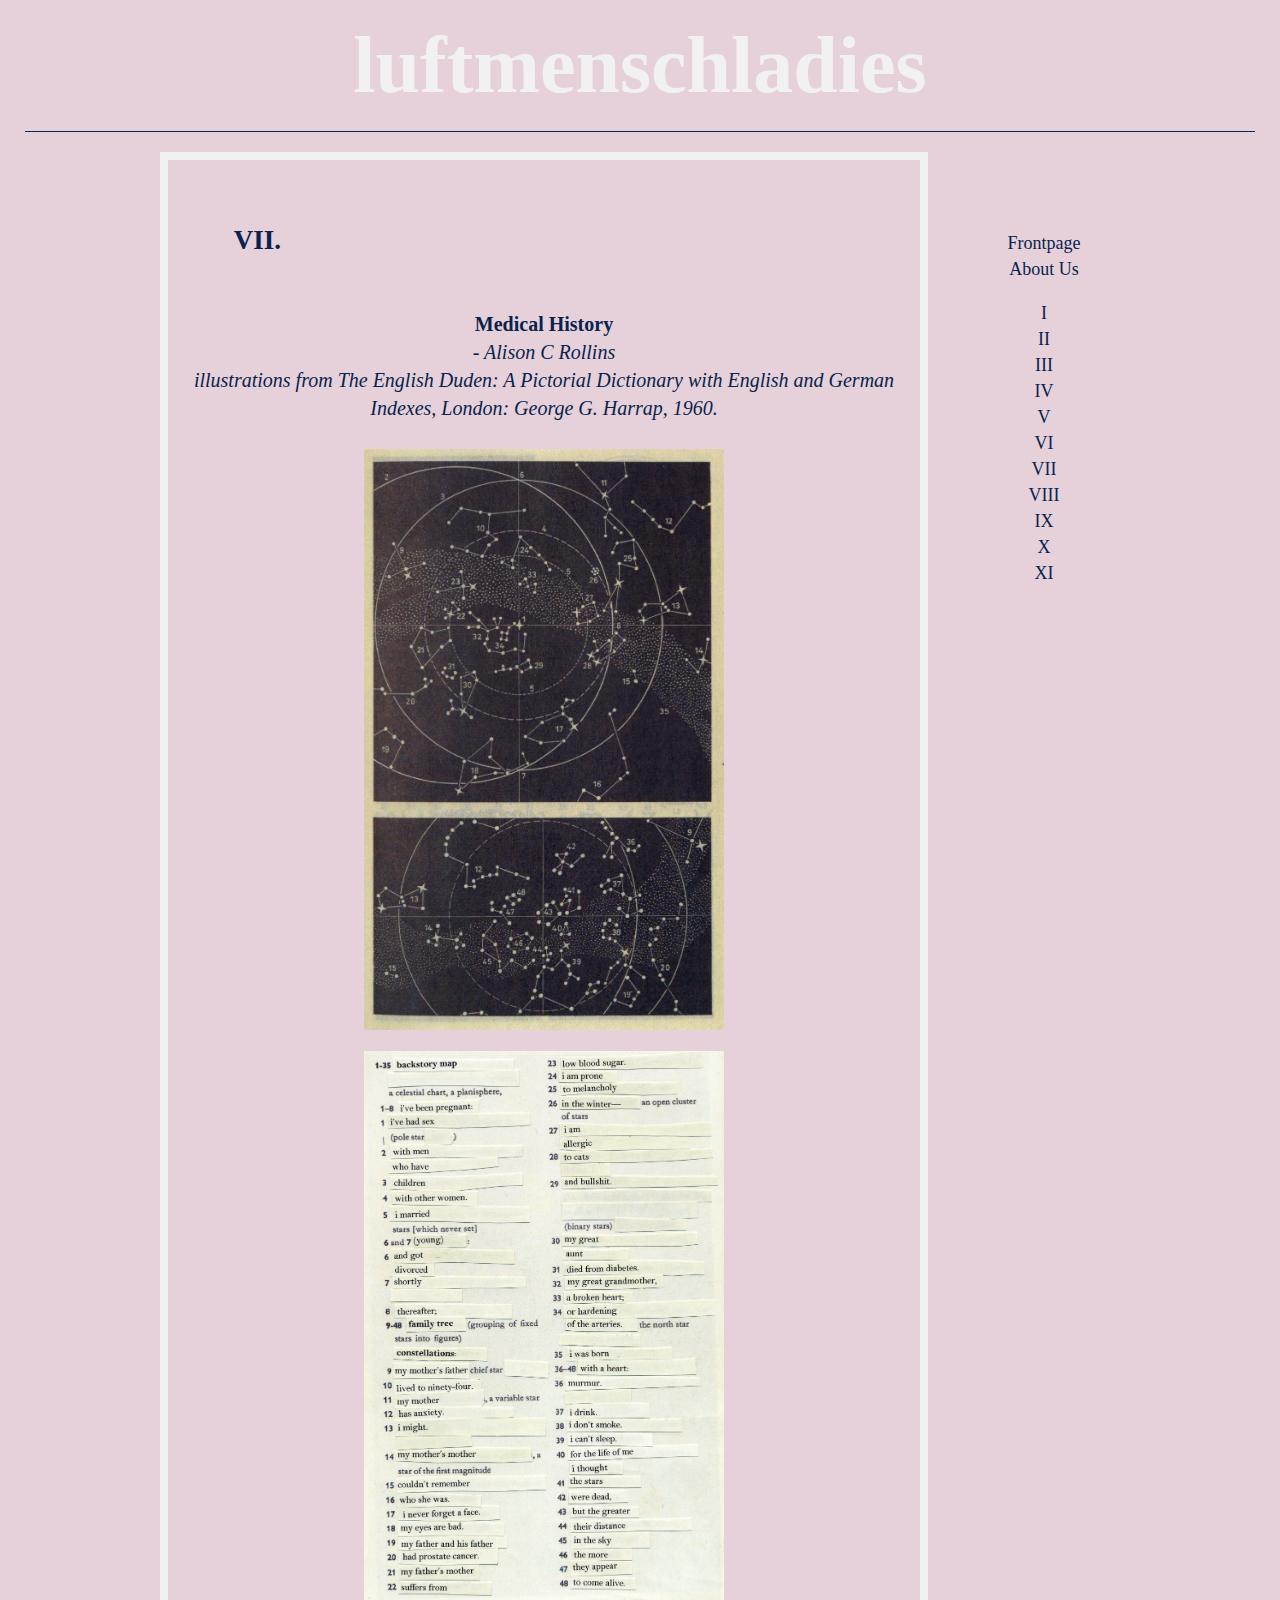
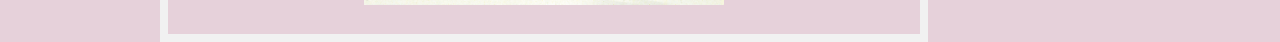
<file: posts/7/7.html>
<!DOCTYPE html>
<html>

<head>
  	<link rel="icon" href="https://sanskritea.github.io/luftmenschladies/frontpage/favicon.ico" type="image/x-icon"/>
  	<link rel="shortcut icon" href="https://sanskritea.github.io/luftmenschladies/frontpage/favicon.ico" type="image/x-icon"/>
	
	<title>VII</title>
  
	<meta name="viewport" content="width=device-width, initial-scale=1">

<link rel="stylesheet" href="https://sanskritea.github.io/luftmenschladies/frontpage/ishtyle.css">

</head>

<body>

<div id="header">luftmenschladies</div>
<hr />
<div class="container">
    	<div class="postbox">
			<div class="posttext">
				<div class="postheading">
					VII.
				</div>
				<!--div class="centbox">
					<img src="https://sanskritea.github.io/luftmenschladies/posts/6/6.jpg" width="50%" style="padding:1%">
					<div class="caption">
						Artwork by <a href="https://www.instagram.com/lluis_molina/">@lluis_molina</a>
					</div>
				</div-->
				<div class="centbox">
					<p>
						<b>Medical History</b><br>
						<i>- Alison C Rollins <br>  illustrations from The English Duden: A Pictorial Dictionary with English and German Indexes, London: George G. Harrap, 1960.</i>
					</p>
					<img src="https://sanskritea.github.io/luftmenschladies/posts/7/7-1.jpg" width="50%" style="padding:1%">
					<br>
          				<img src="https://sanskritea.github.io/luftmenschladies/posts/7/7-2.jpg" width="50%" style="padding:1%">
				</div>
			</div>
	</div>
			
			
	<div class="menu">
		<div class="menutext">	
			<nav id="navMenu"></nav>
		</div>
	</div>
</div>

<script src="https://sanskritea.github.io/luftmenschladies/frontpage/ishcript.js">
</script>

</body>
</html>
</file>
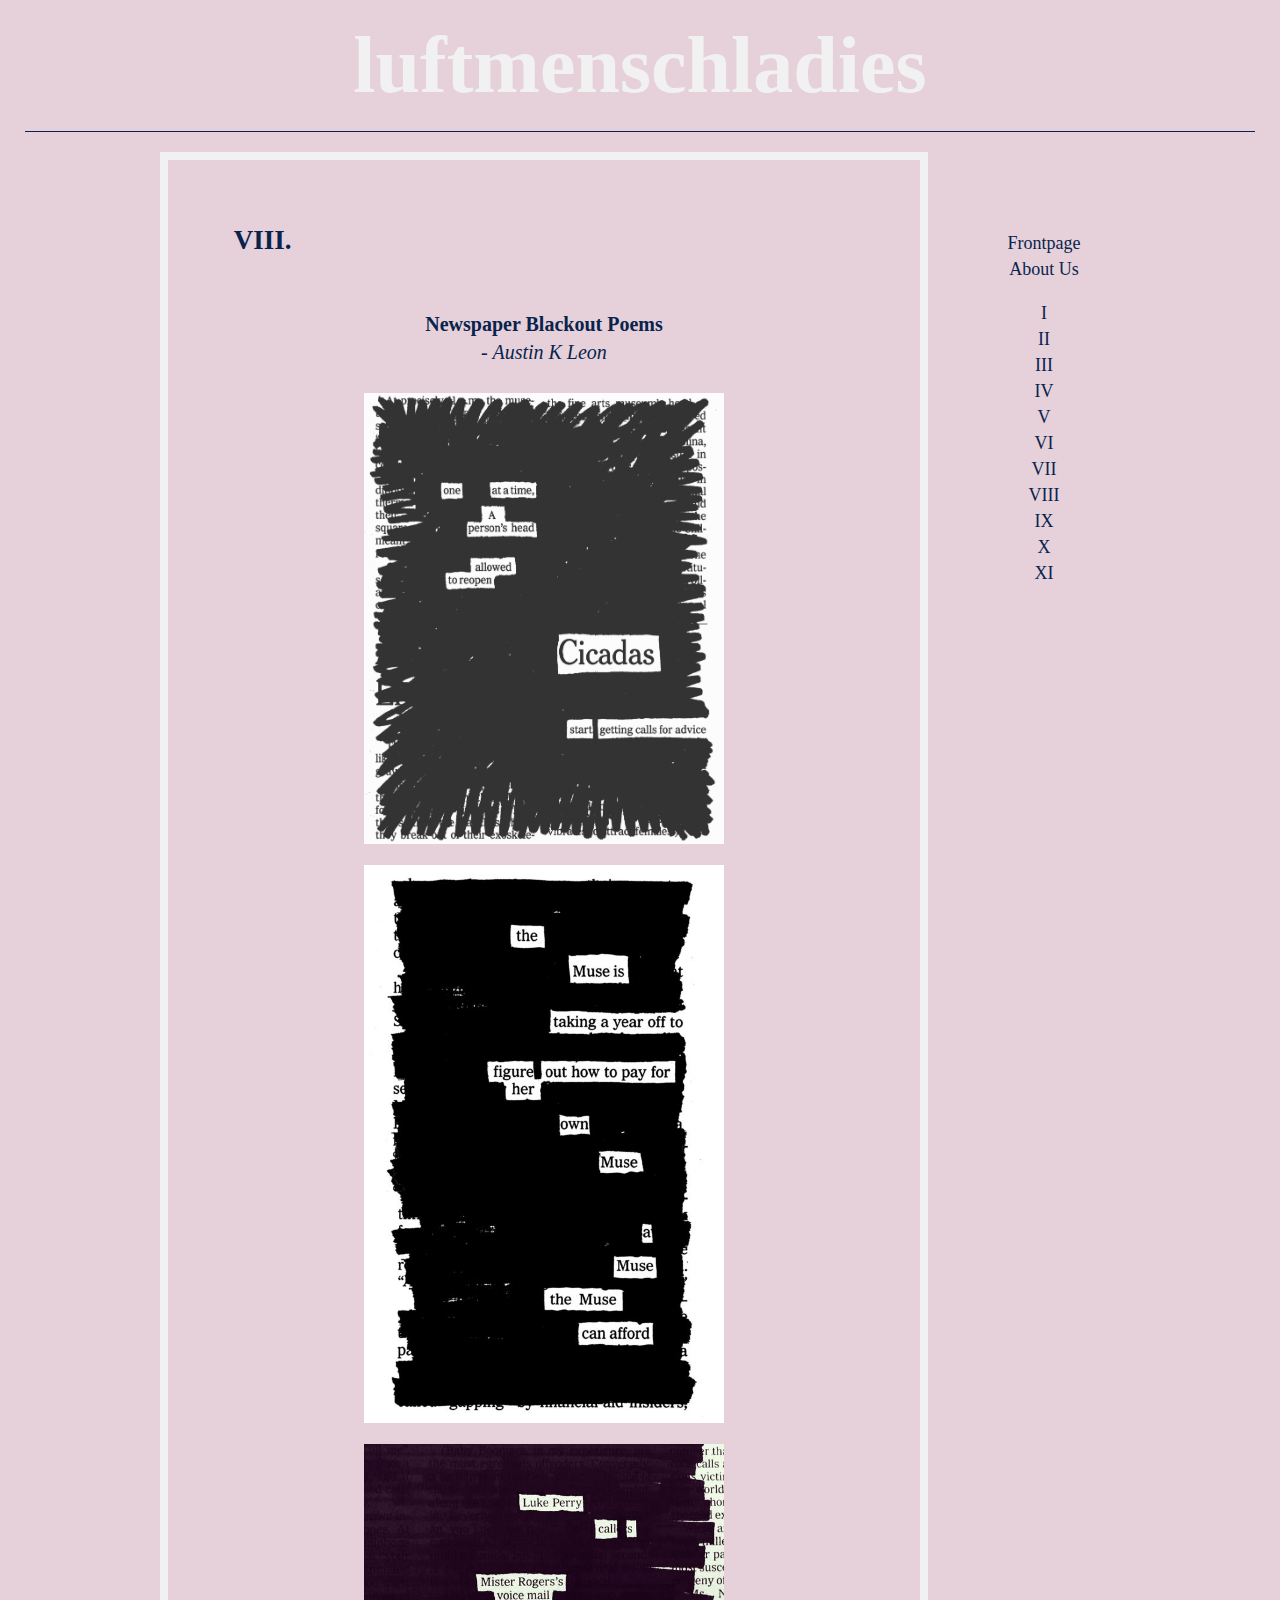
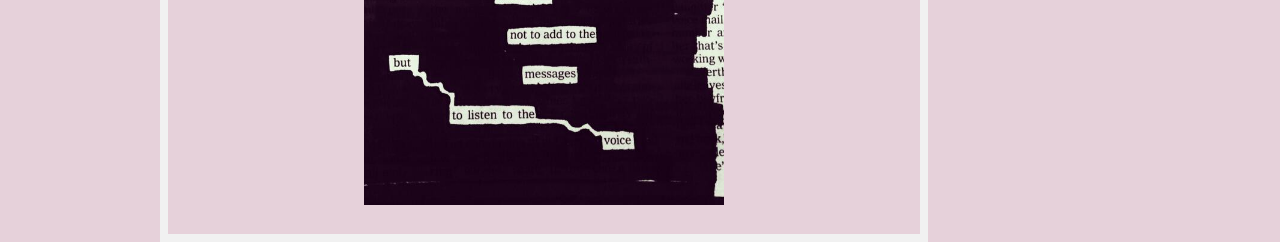
<file: posts/8/8.html>
<!DOCTYPE html>
<html>

<head>
  	<link rel="icon" href="https://sanskritea.github.io/luftmenschladies/frontpage/favicon.ico" type="image/x-icon"/>
  	<link rel="shortcut icon" href="https://sanskritea.github.io/luftmenschladies/frontpage/favicon.ico" type="image/x-icon"/>
	
	<title>VIII</title>
  
	<meta name="viewport" content="width=device-width, initial-scale=1">

<link rel="stylesheet" href="https://sanskritea.github.io/luftmenschladies/frontpage/ishtyle.css">

</head>

<body>

<div id="header">luftmenschladies</div>
<hr />
<div class="container">
    	<div class="postbox">
			<div class="posttext">
				<div class="postheading">
					VIII.
				</div>
				<!--div class="centbox">
					<img src="https://sanskritea.github.io/luftmenschladies/posts/6/6.jpg" width="50%" style="padding:1%">
					<div class="caption">
						Artwork by <a href="https://www.instagram.com/lluis_molina/">@lluis_molina</a>
					</div>
				</div-->
				<div class="centbox">
					<p>
						<b>Newspaper Blackout Poems</b><br>
						<i>- Austin K Leon</i>
					</p>
					<img src="https://sanskritea.github.io/luftmenschladies/posts/8/8-1.jpg" width="50%" style="padding:1%">
          <img src="https://sanskritea.github.io/luftmenschladies/posts/8/8-2.jpg" width="50%" style="padding:1%">
          <img src="https://sanskritea.github.io/luftmenschladies/posts/8/8-3.jpg" width="50%" style="padding:1%">
				</div>
			</div>
	</div>
			
			
	<div class="menu">
		<div class="menutext">	
			<nav id="navMenu"></nav>
		</div>
	</div>
</div>

<script src="https://sanskritea.github.io/luftmenschladies/frontpage/ishcript.js">
</script>

</body>
</html>
</file>
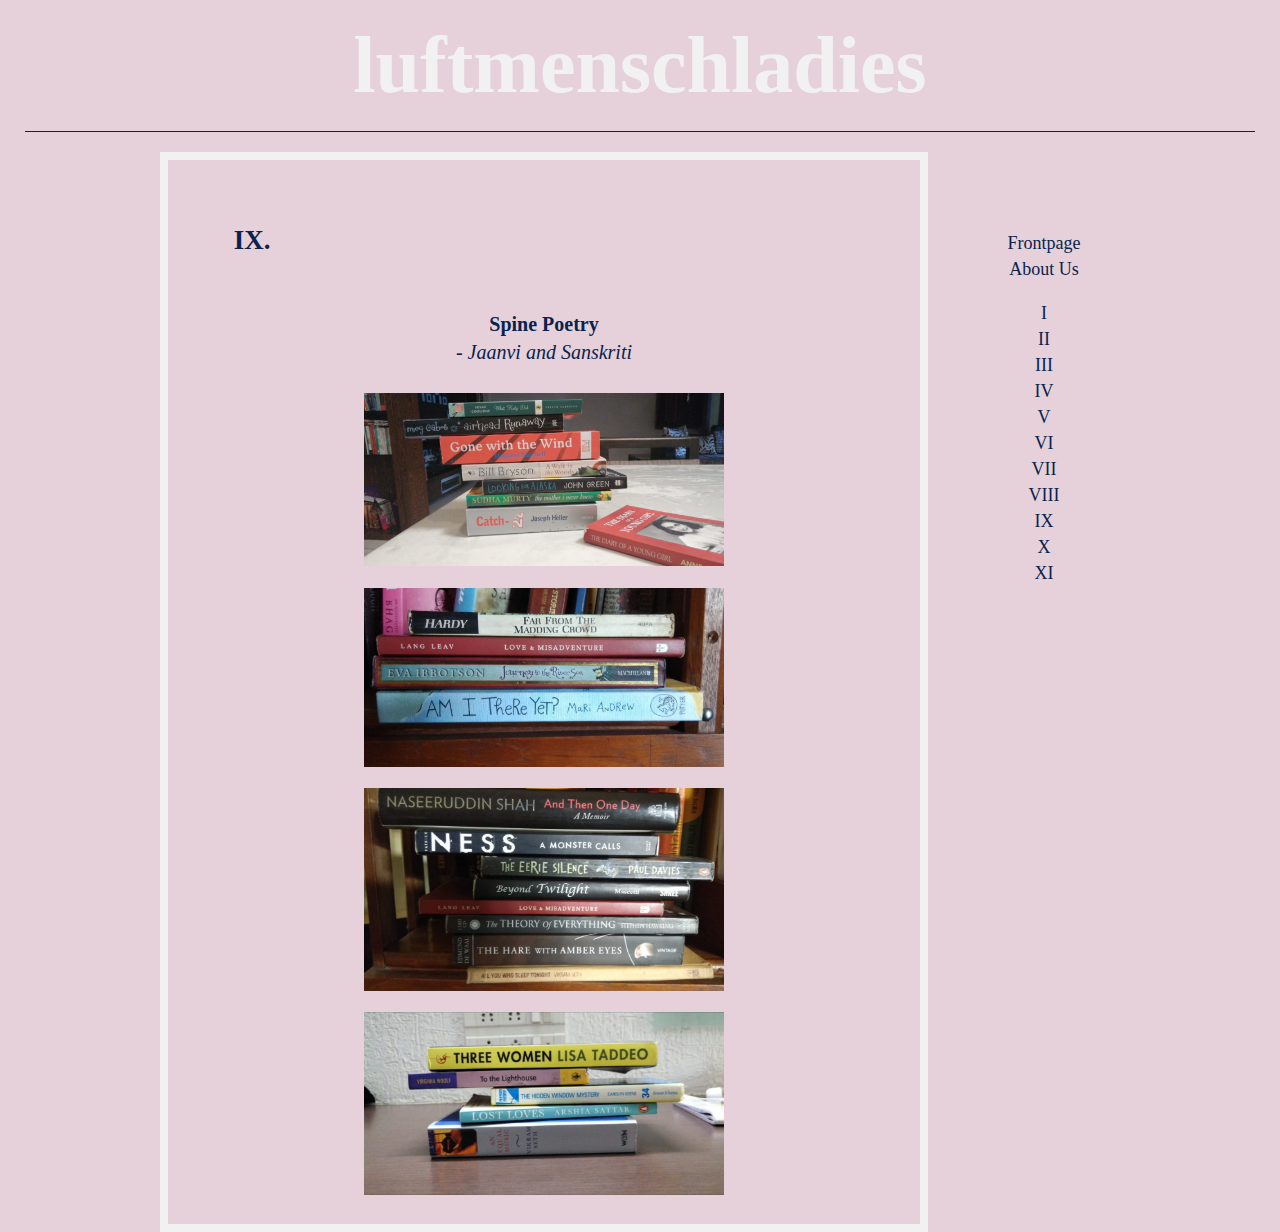
<file: posts/9/9.html>
<!DOCTYPE html>
<html>

<head>
  	<link rel="icon" href="https://sanskritea.github.io/luftmenschladies/frontpage/favicon.ico" type="image/x-icon"/>
  	<link rel="shortcut icon" href="https://sanskritea.github.io/luftmenschladies/frontpage/favicon.ico" type="image/x-icon"/>
	
	<title>IX</title>
  
	<meta name="viewport" content="width=device-width, initial-scale=1">

<link rel="stylesheet" href="https://sanskritea.github.io/luftmenschladies/frontpage/ishtyle.css">

</head>

<body>

<div id="header">luftmenschladies</div>
<hr />
<div class="container">
    	<div class="postbox">
			<div class="posttext">
				<div class="postheading">
					IX.
				</div>
				<!--div class="centbox">
					<img src="https://sanskritea.github.io/luftmenschladies/posts/6/6.jpg" width="50%" style="padding:1%">
					<div class="caption">
						Artwork by <a href="https://www.instagram.com/lluis_molina/">@lluis_molina</a>
					</div>
				</div-->
				<div class="centbox">
					<p>
						<b>Spine Poetry</b><br>
						<i>- Jaanvi and Sanskriti</i>
					</p>
					  <img src="https://sanskritea.github.io/luftmenschladies/posts/9/9-1.jpg" width="50%" style="padding:1%"><br>
          	<img src="https://sanskritea.github.io/luftmenschladies/posts/9/9-2.jpg" width="50%" style="padding:1%"><br>
            <img src="https://sanskritea.github.io/luftmenschladies/posts/9/9-3.jpg" width="50%" style="padding:1%"><br>
            <img src="https://sanskritea.github.io/luftmenschladies/posts/9/9-4.jpg" width="50%" style="padding:1%"><br>
				</div>
			</div>
	</div>
			
			
	<div class="menu">
		<div class="menutext">	
			<nav id="navMenu"></nav>
		</div>
	</div>
</div>

<script src="https://sanskritea.github.io/luftmenschladies/frontpage/ishcript.js">
</script>

</body>
</html>
</file>
<file: frontpage/ishtyle.css>
html {
    height: 100vh;
}

body { 
  margin: 0;
  background-color: #e6d1da;
	 font-family: "Bradley Hand ITC";
}

#header {
  background-color: #e6d1da;
  color: #f1f1f1;
  text-align: center;
  font-size: 80px; 
  font-weight: bold;
  position: fixed;
  top: 0;
  z-index:2;
  width: 100%;
  transition: 0.2s;
  font-family:"Garamond";
  padding-top:20px;
  padding-bottom:20px;
}

.container {
	margin: 20px auto auto auto;
 	display: table;
	width: 75%;
	height:100vh;
	font-family: "Garamond";
}

.postbox {
 	display: table-cell;
	width: 80%;  
	background-color: #f1f1f1; 
}

.postheading {
	margin: 2%;
	font-size:27px;
	padding: 5%;
	color:#09234d;
	font-weight: bold;
	font-family: "Times New Roman";
	background-color: #e6d1da;
	line-height: 28px;
}

.posttext {
	margin: 8px;
	font-size:20px;
	padding: 2%;
	color:#09234d;
	background-color: #e6d1da;
	line-height: 28px;
	min-height: 100vh;
}

.menu{
	display: table-cell;
	background-color: #e6d1da; 
	width: 20%;
	border-left-style: 1px solid #09234d;
}

.menutext {
	font-size:18px;
	padding: 5%;
	color: #09234d;
	background-color: #e6d1da;
	overflow-x: hidden;
	line-height: 26px;
	text-align: center;
}

a:link {
  color: #09234d;
  background-color: transparent;
  text-decoration: none;
}

a:visited {
  color: #8f8389;
  background-color: transparent;
  text-decoration: none;
}

a:hover {
  color: #d3a4bb;
  background-color: transparent;
  text-decoration: underline;
}

a:active {
  color: #f1f1f1;
  background-color: transparent;
  text-decoration: underline;
}

.centbox {
	text-align: center;
}

.leftbox {
	text-align: center;
}

.rightbox {
	text-align: center;
}

#line {
    float: left;
    width: 731px;
    height: 10px;
}

hr {
  color: #09234d;
  clear:both;
  display:block;
margin:130px auto auto auto;
background-color:#e6d1da;
width:96%;
border:1px solid #09234d;
border-radius: 0.5px;
}

.caption {
	text-align: center;
	font-famliy: "Garamond";
	color: #09234d;
	font-size: 18px;
}
</file>
